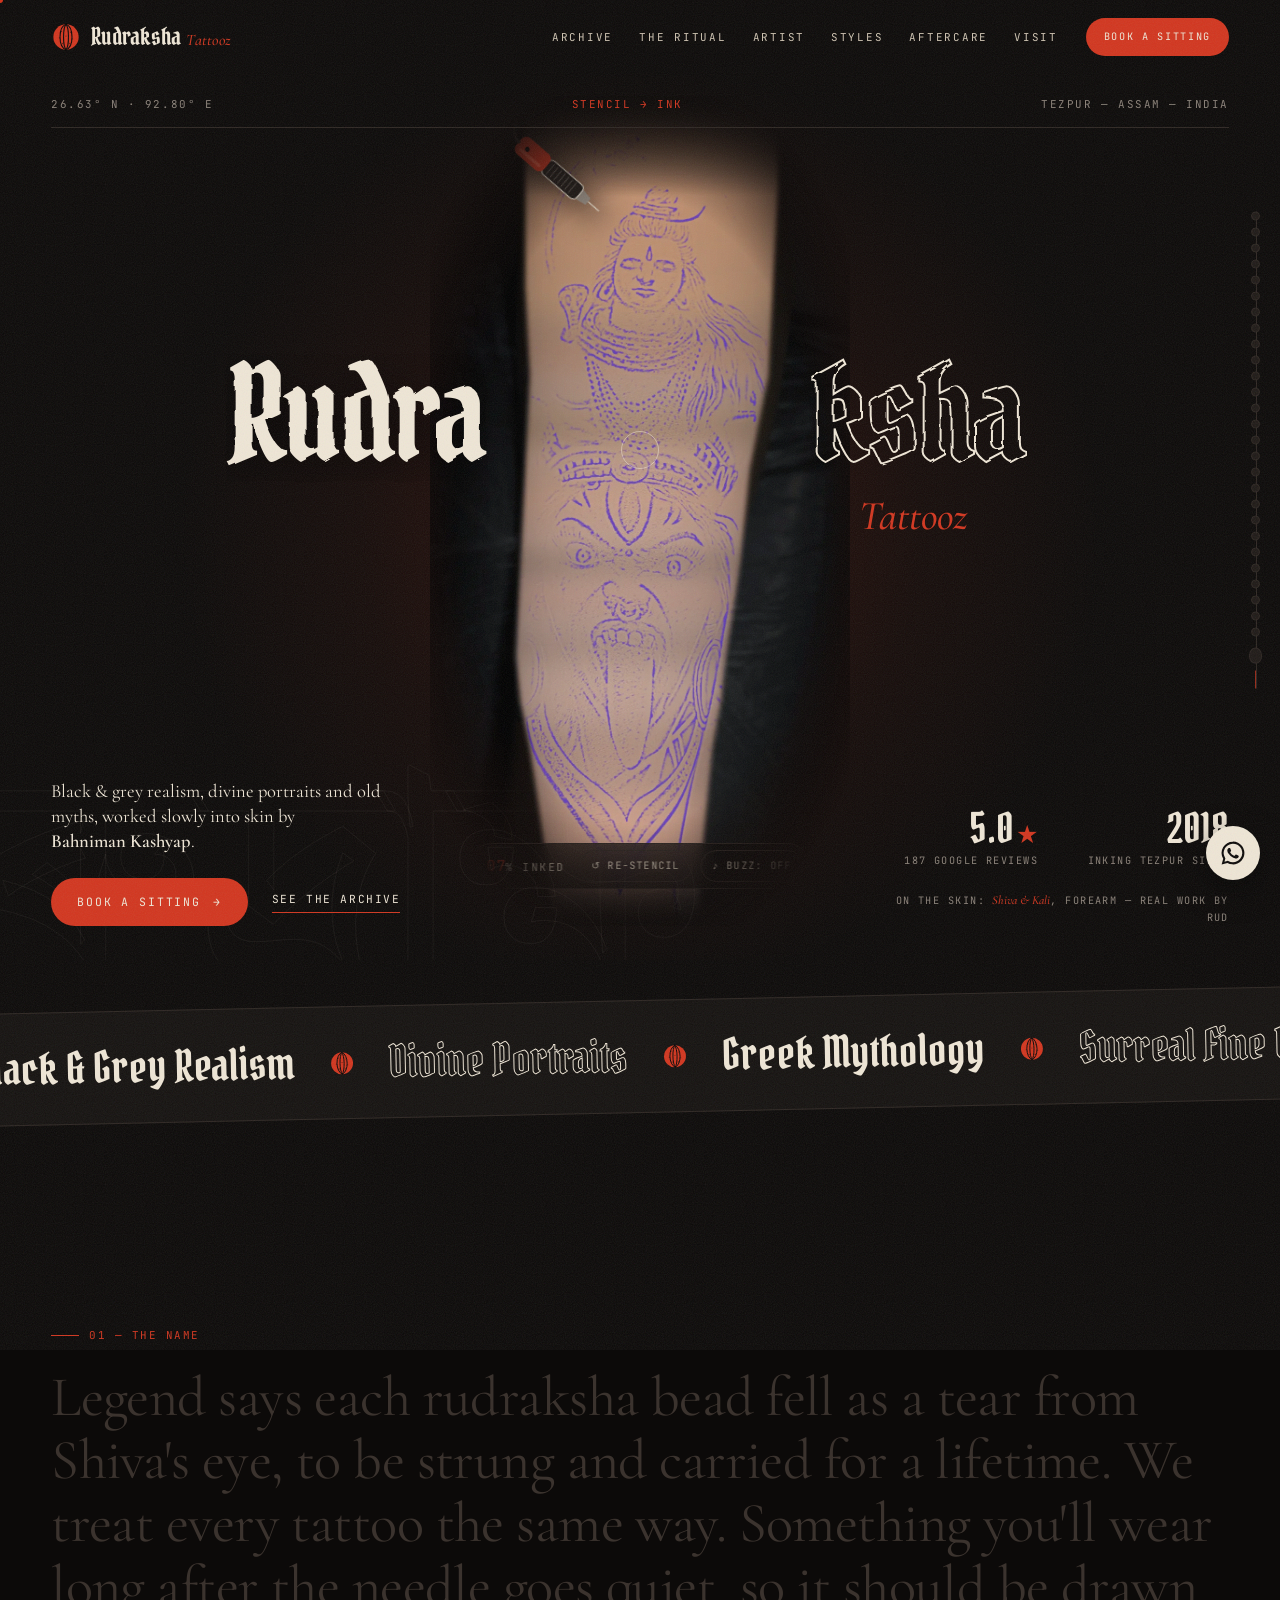
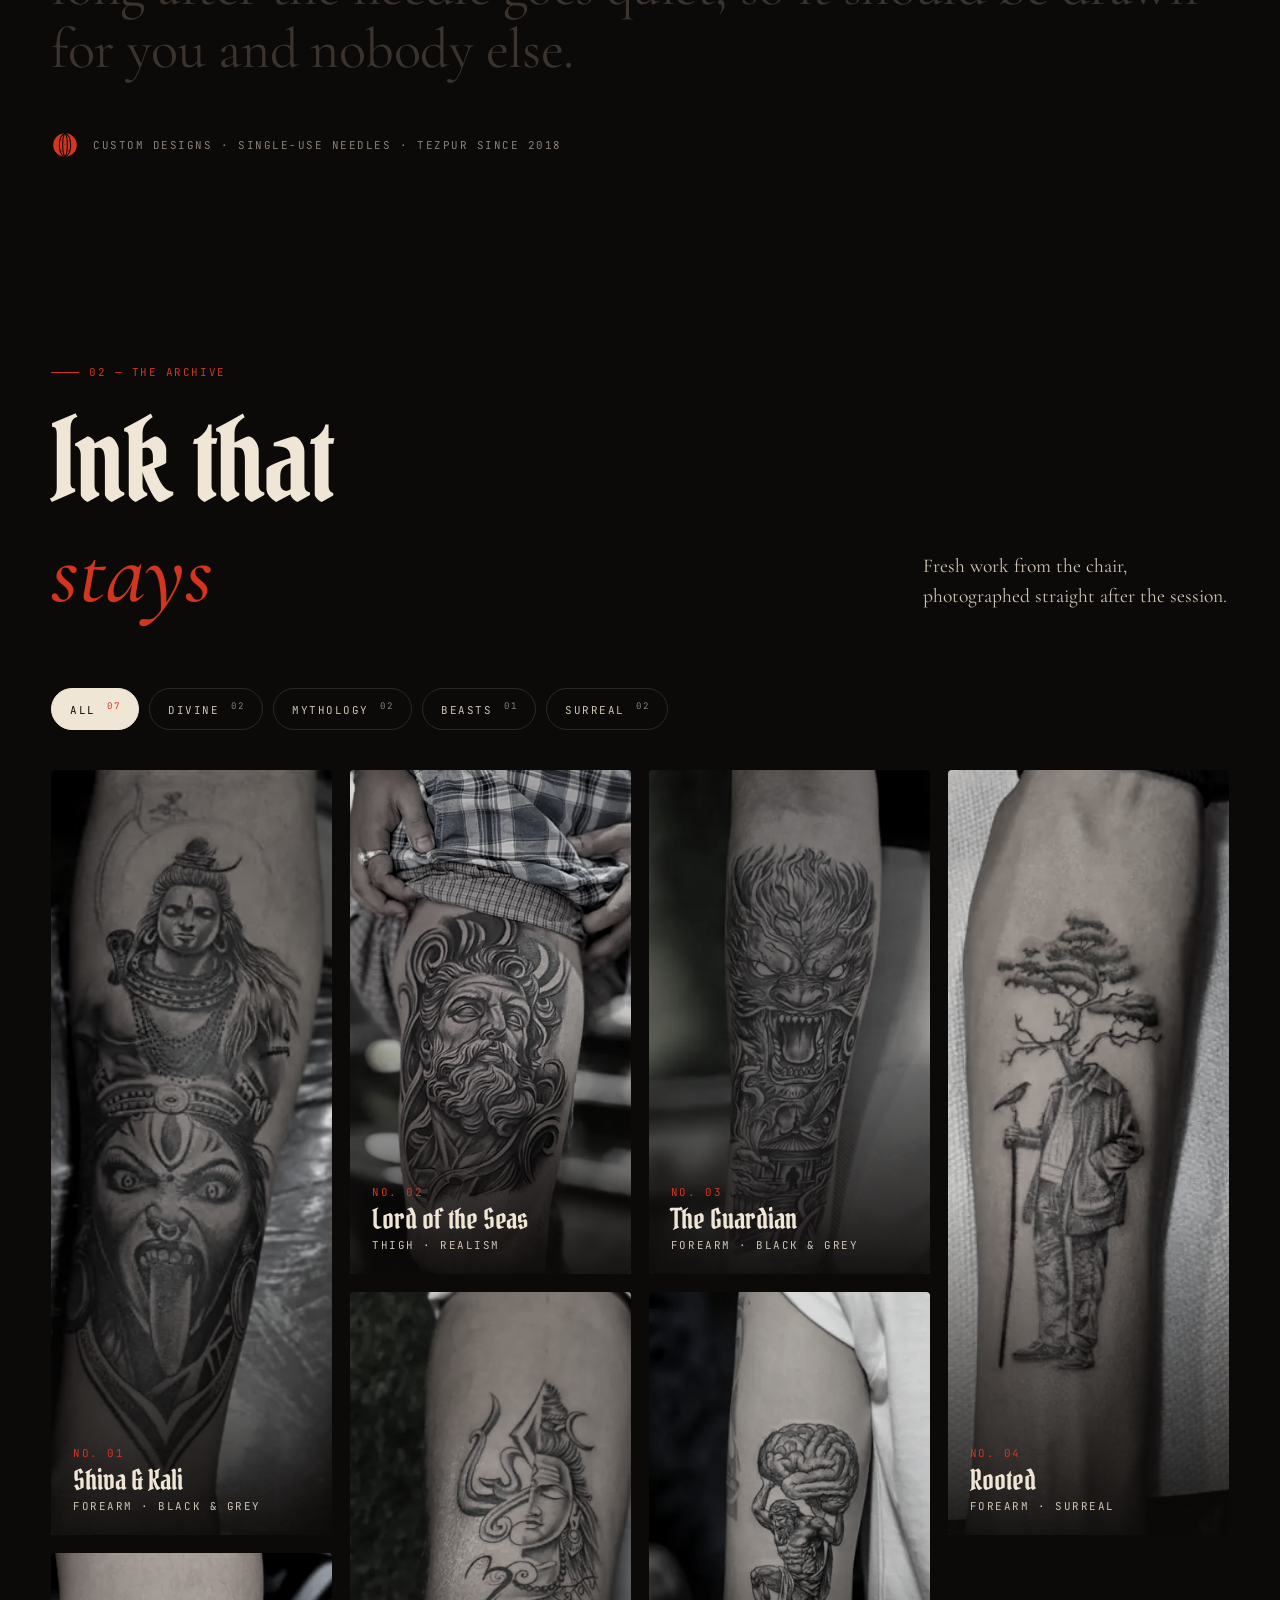
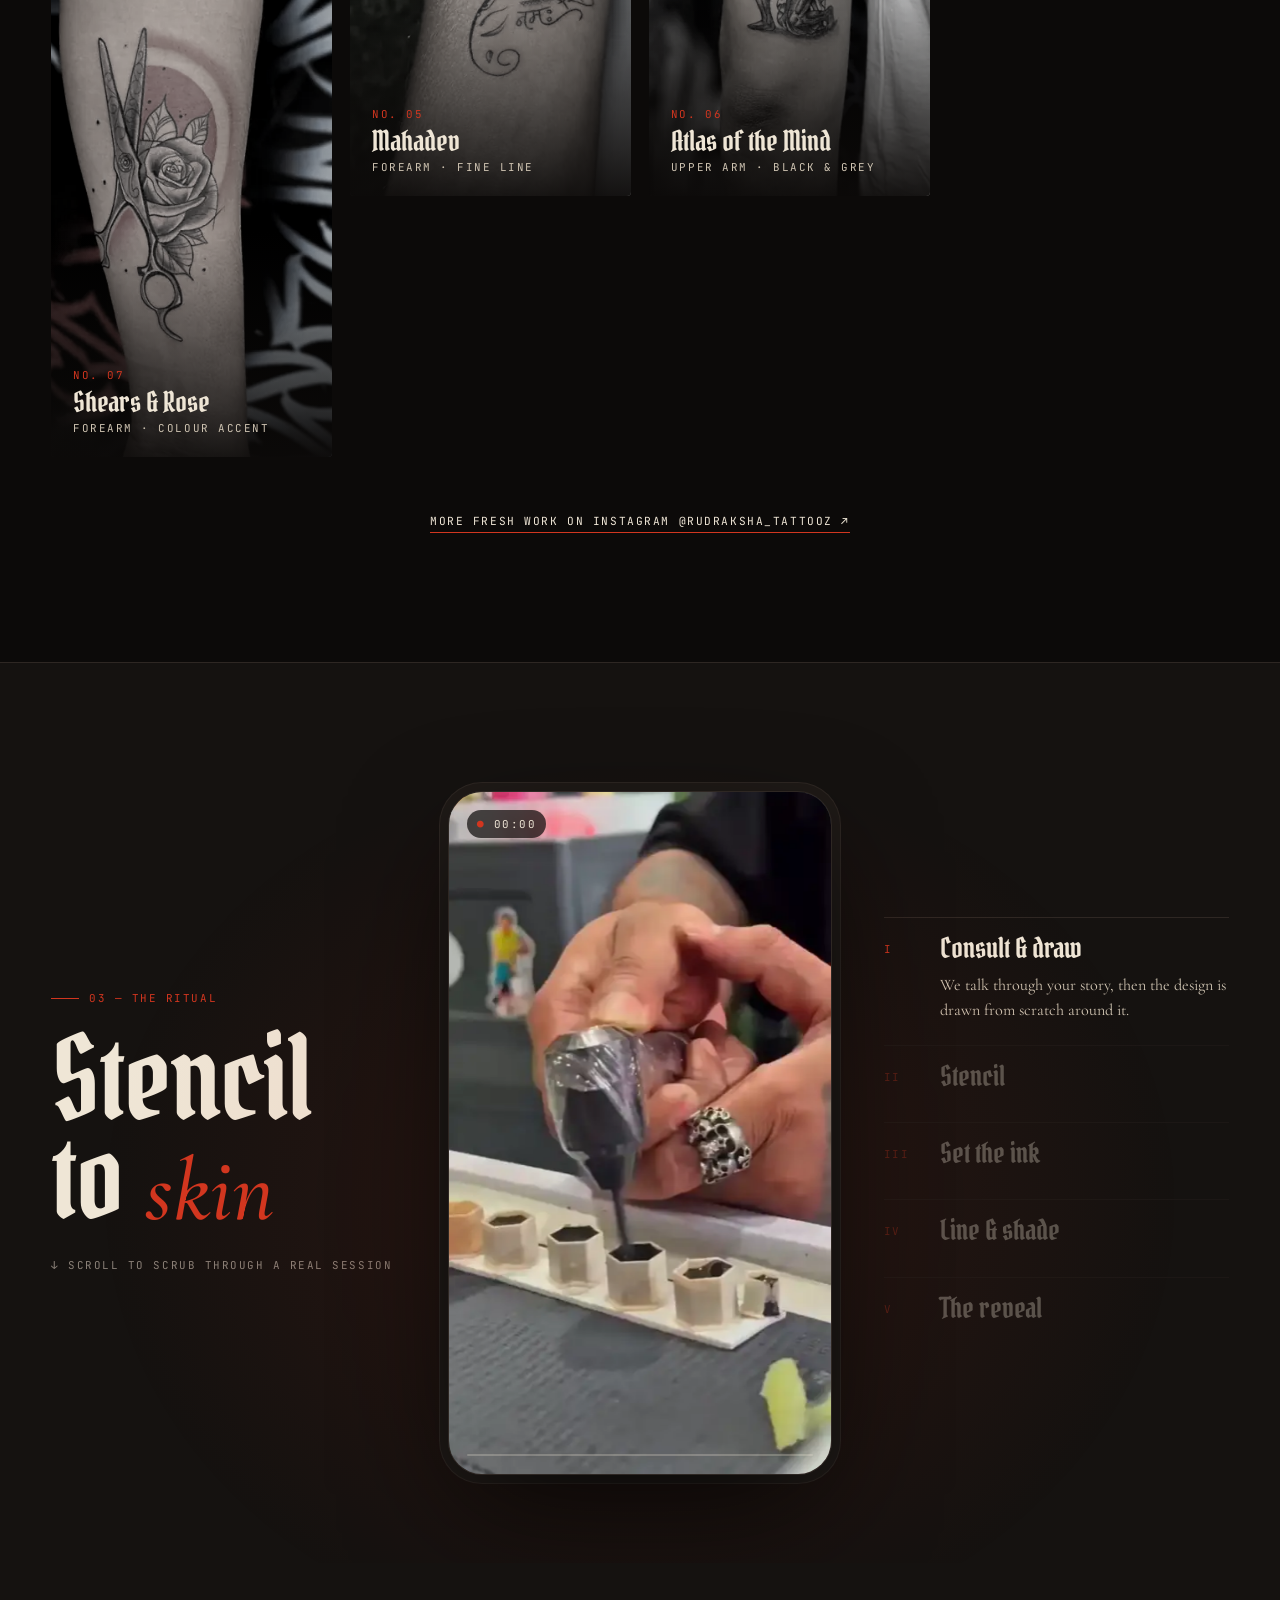
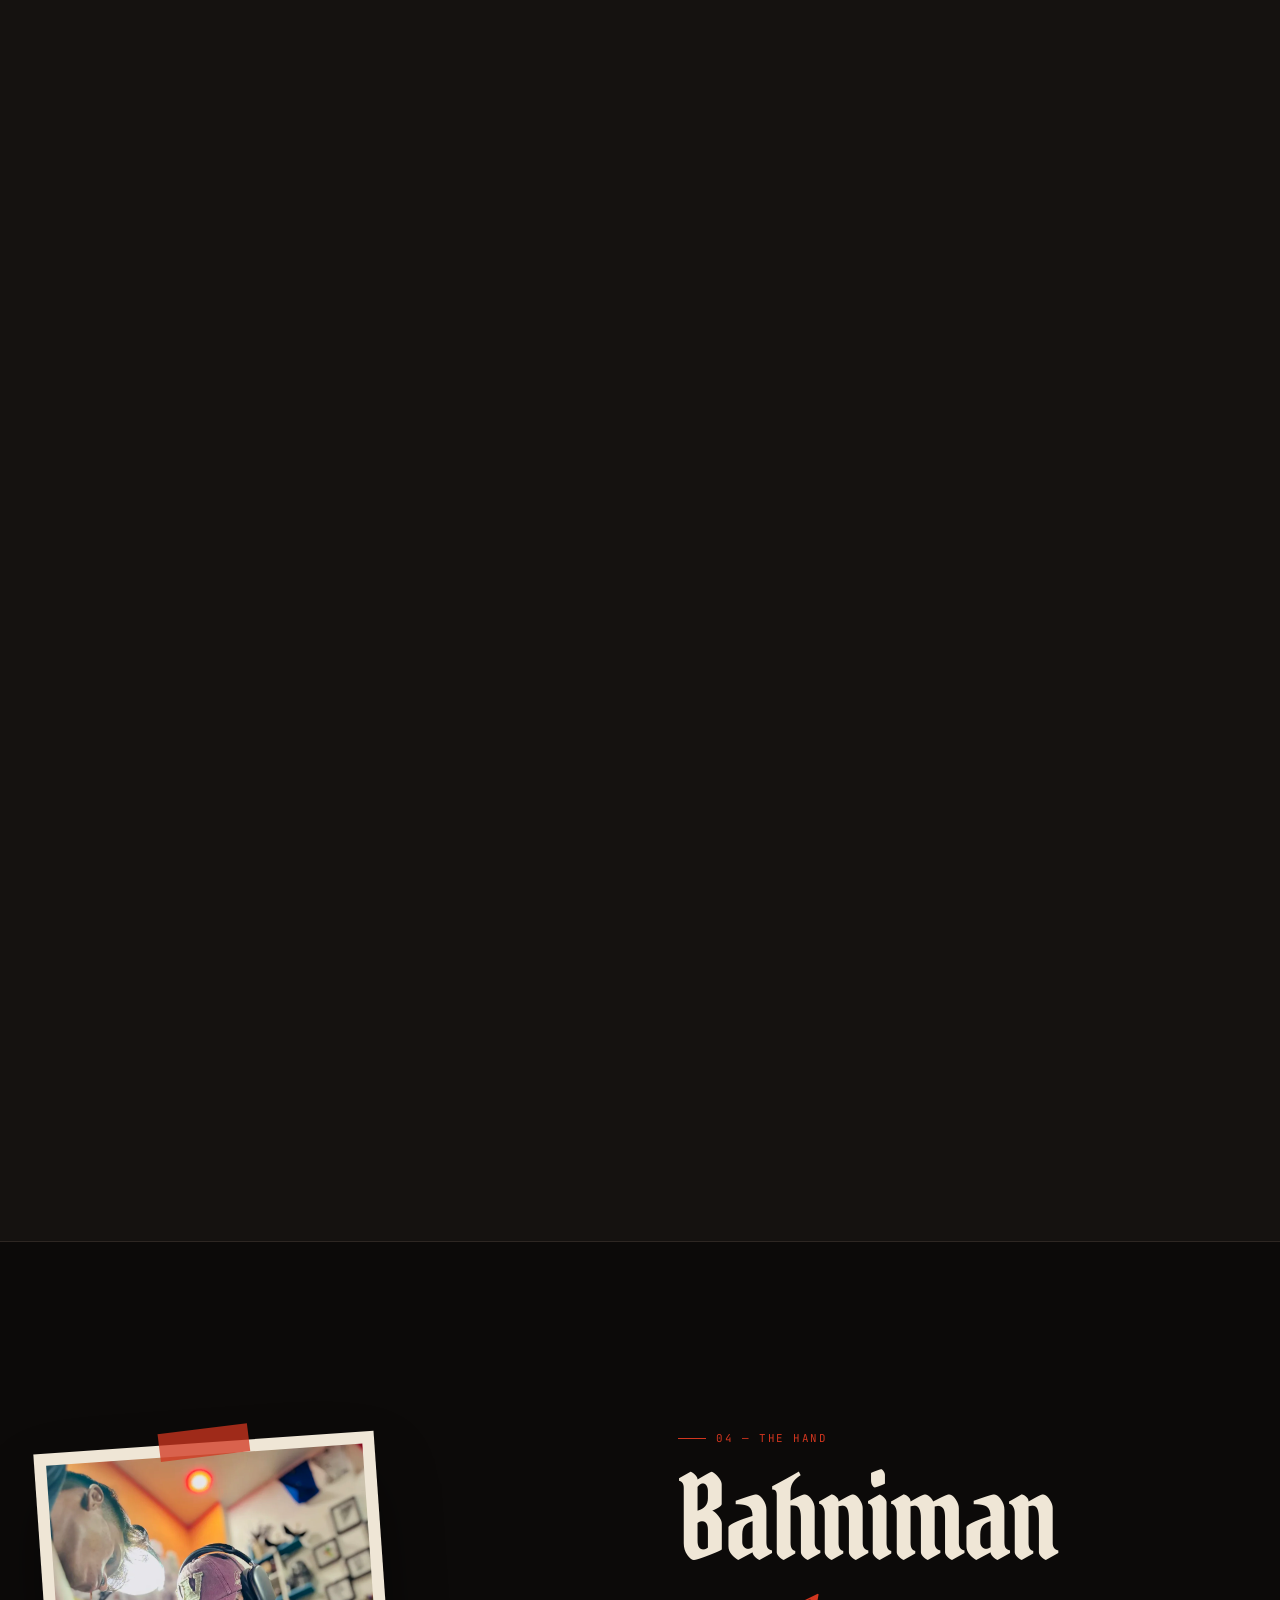
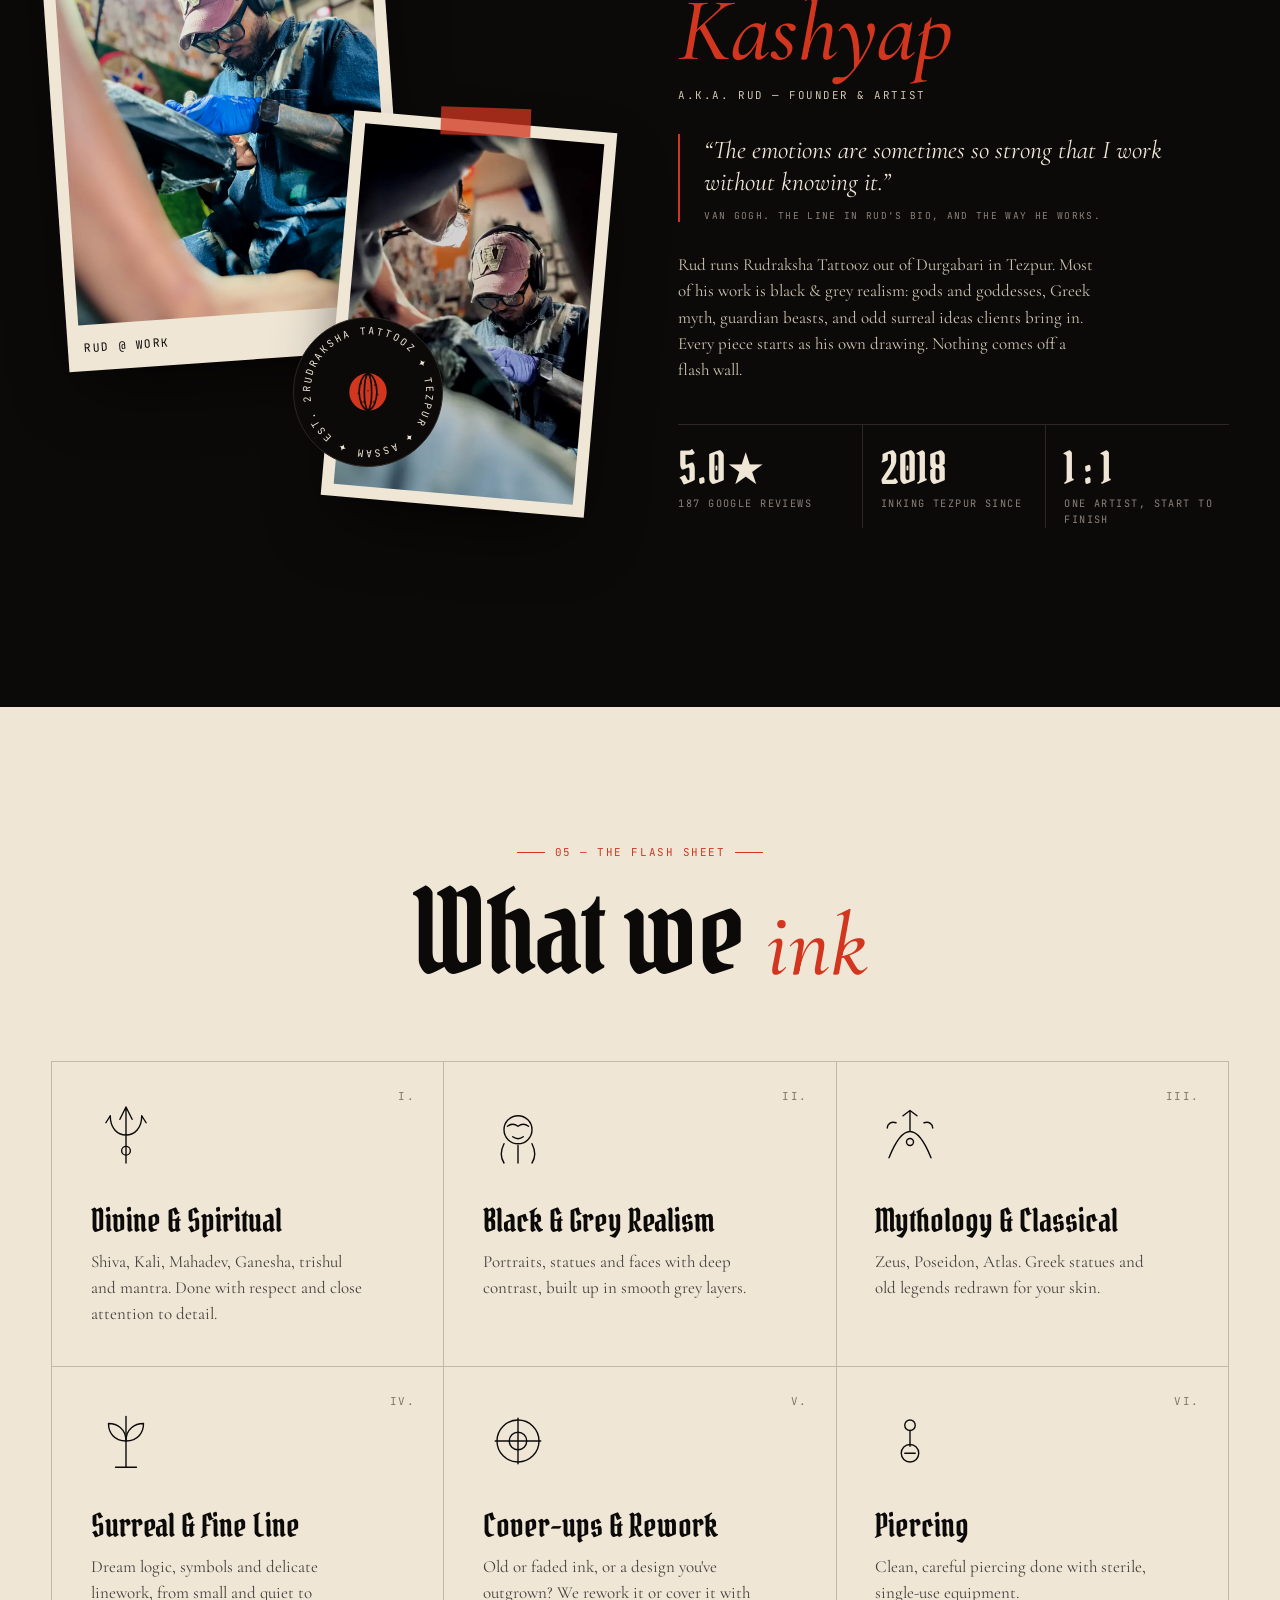
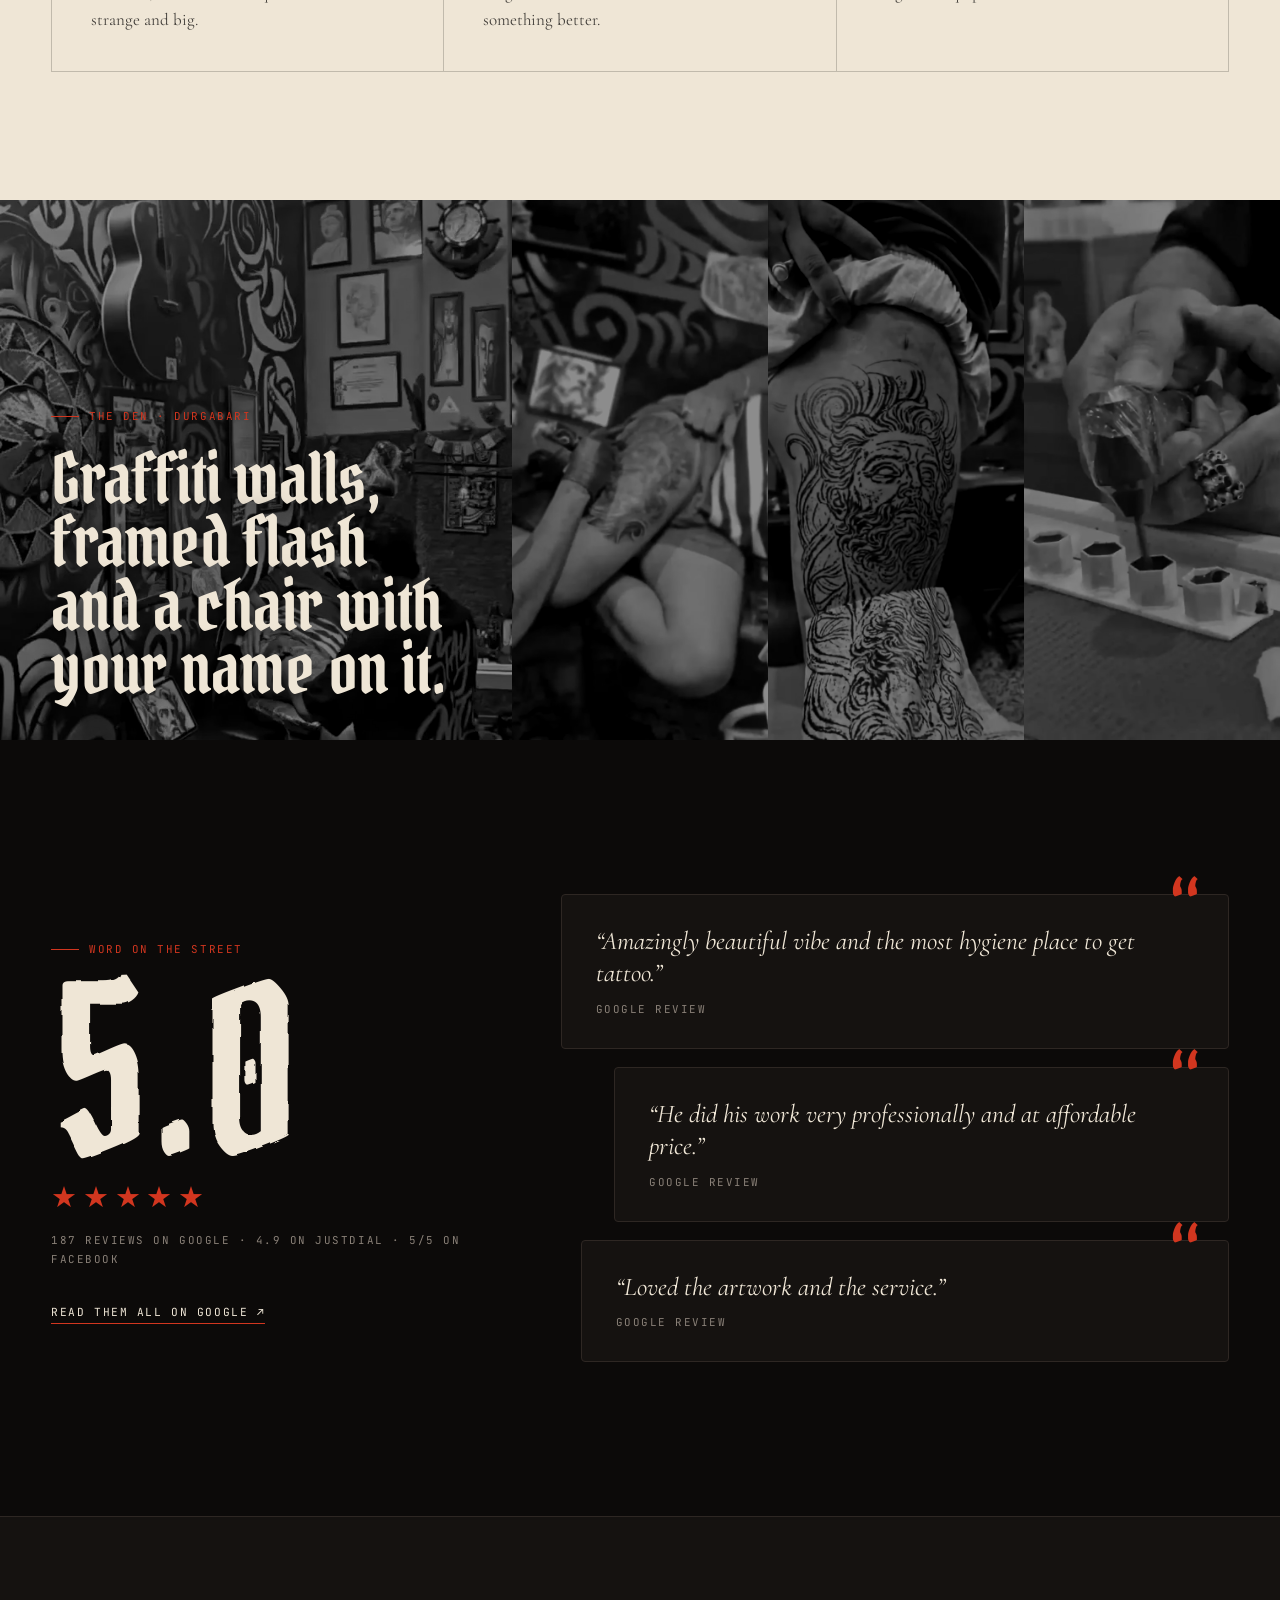
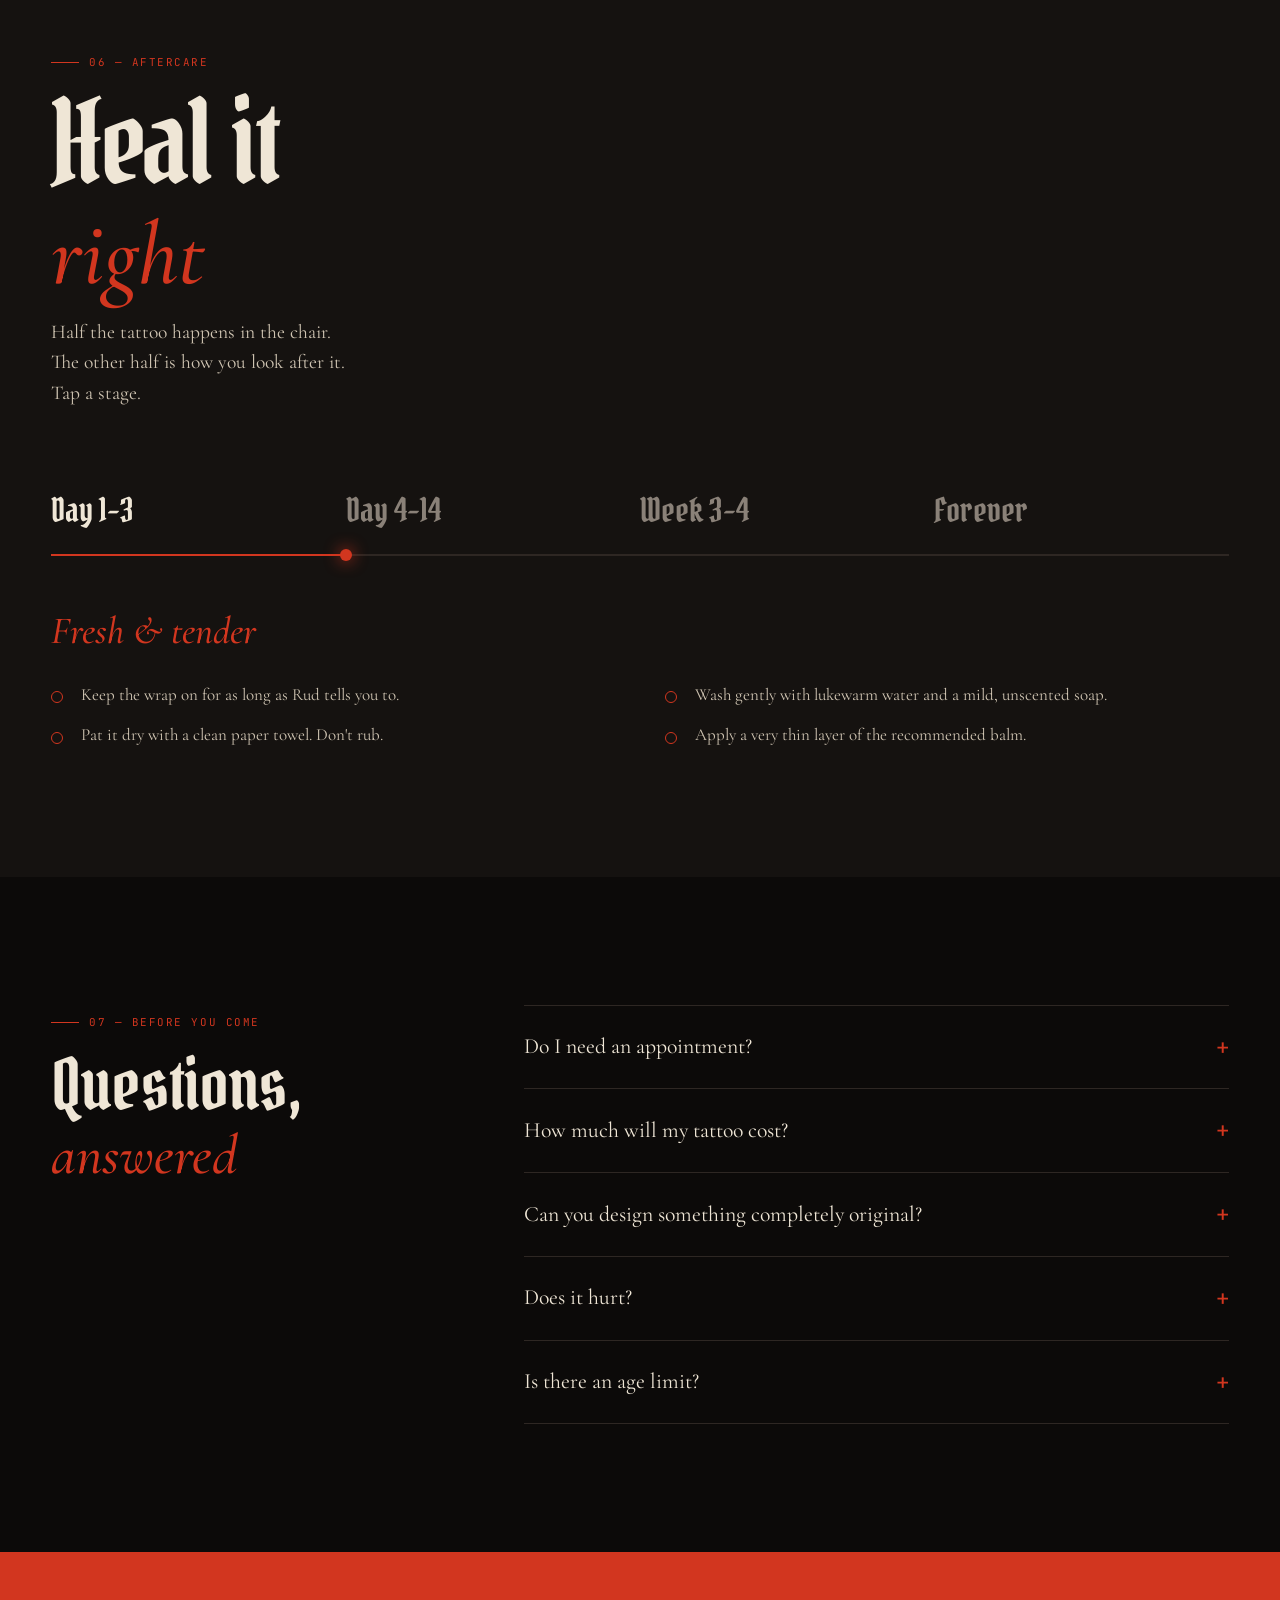
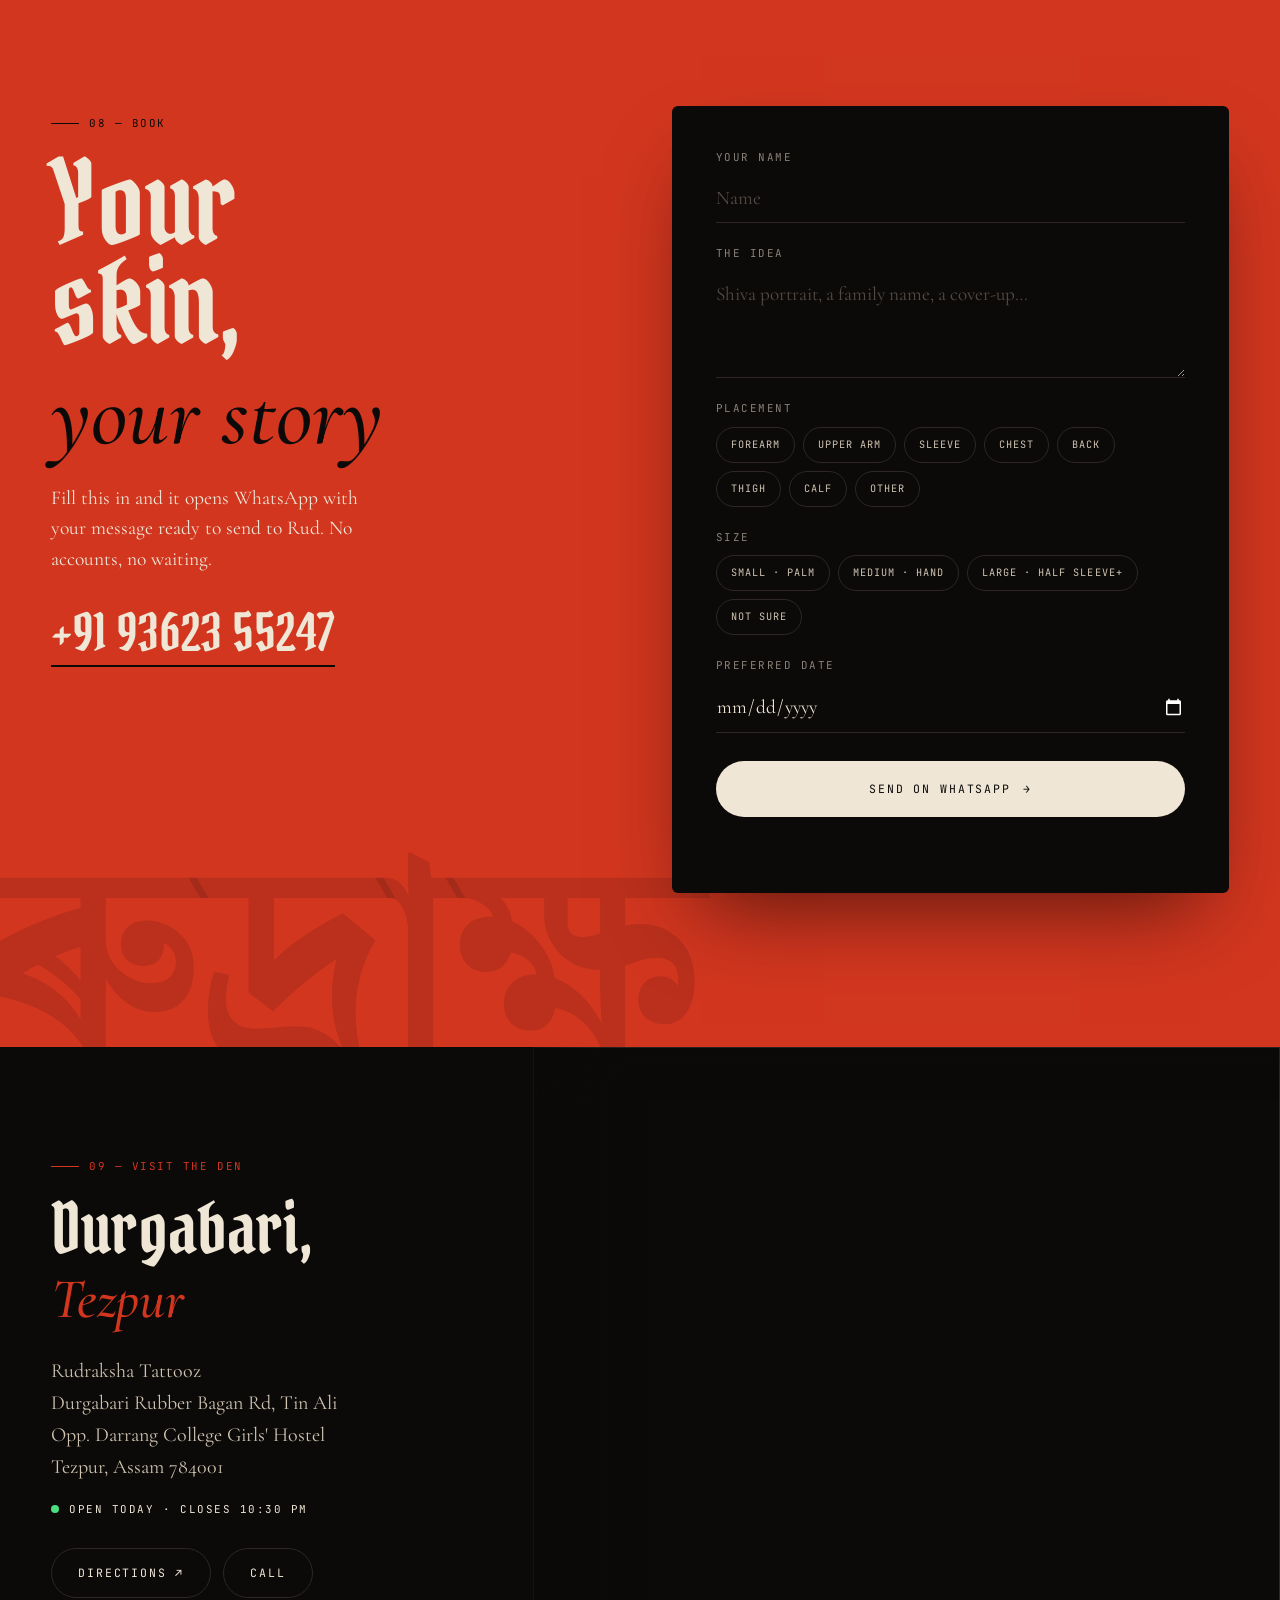
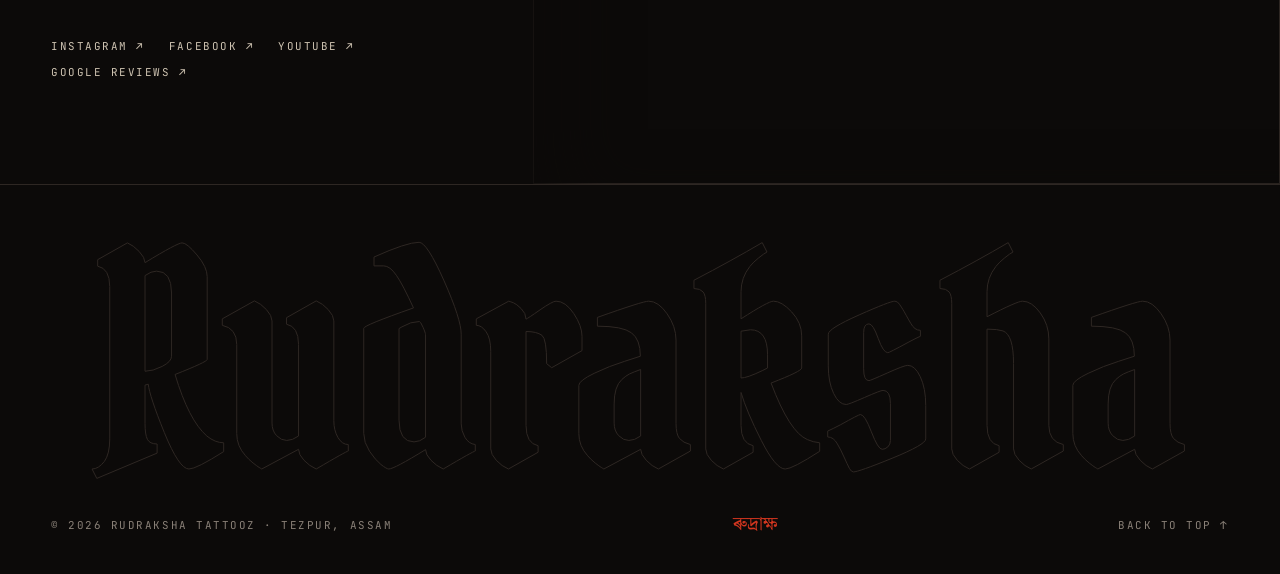
<file: index.html>
<!doctype html>
<html lang="en">
<head>
<meta charset="utf-8">
<meta name="viewport" content="width=device-width, initial-scale=1">
<title>Rudraksha Tattooz — Tezpur, Assam</title>
<meta name="description" content="Rudraksha Tattooz — custom black & grey realism, divine and mythological tattoos and piercing by Bahniman Kashyap (Rud). Durgabari, opposite Darrang College, Tezpur, Assam.">
<meta name="theme-color" content="#0c0a09">
<link rel="canonical" href="https://angsumi.online/rudraksha-tattooz/">
<meta property="og:type" content="website">
<meta property="og:url" content="https://angsumi.online/rudraksha-tattooz/">
<meta property="og:site_name" content="Rudraksha Tattooz">
<meta property="og:title" content="Rudraksha Tattooz — Tezpur, Assam">
<meta property="og:description" content="Custom black & grey realism, divine portraits and mythology. Ink carried for a lifetime.">
<meta property="og:image" content="https://angsumi.online/rudraksha-tattooz/assets/img/og.jpg">
<meta property="og:image:width" content="1200">
<meta property="og:image:height" content="630">
<meta name="twitter:card" content="summary_large_image">
<meta name="twitter:image" content="https://angsumi.online/rudraksha-tattooz/assets/img/og.jpg">
<link rel="apple-touch-icon" href="assets/img/apple-touch-icon.png">
<link rel="icon" href="data:image/svg+xml,%3Csvg xmlns='http://www.w3.org/2000/svg' viewBox='0 0 64 64'%3E%3Ccircle cx='32' cy='32' r='26' fill='%23d2361f'/%3E%3Cpath d='M32 6c-9 8-9 44 0 52M32 6c9 8 9 44 0 52M32 6c-18 6-18 46 0 52M32 6c18 6 18 46 0 52' fill='none' stroke='%230c0a09' stroke-width='3'/%3E%3C/svg%3E">
<link rel="preconnect" href="https://fonts.googleapis.com">
<link rel="preconnect" href="https://fonts.gstatic.com" crossorigin>
<link href="https://fonts.googleapis.com/css2?family=Pirata+One&family=Cormorant+Garamond:ital,wght@0,400;0,500;0,600;1,400;1,500&family=JetBrains+Mono:wght@400;500&family=Noto+Serif+Bengali:wght@500;700&display=swap" rel="stylesheet">
<link rel="preload" as="image" href="assets/img/hero-stencil.webp">
<link rel="preload" as="image" href="assets/img/hero-ink.webp">
<link rel="stylesheet" href="assets/style.css?v=6">
<noscript><style>.loader{display:none}.hero__w>span{transform:none!important}.hero__tz,.skin{opacity:1!important;transform:none!important}.needle,.skin__hud,.mala{display:none}</style></noscript>
<script type="application/ld+json">
{
  "@context": "https://schema.org",
  "@type": "TattooParlor",
  "name": "Rudraksha Tattooz",
  "image": "https://angsumi.online/rudraksha-tattooz/assets/img/og.jpg",
  "url": "https://angsumi.online/rudraksha-tattooz/",
  "telephone": "+91 93623 55247",
  "address": {"@type": "PostalAddress","streetAddress": "Durgabari Rubber Bagan Rd, opposite Darrang College Girls Hostel, Tin Ali","postalCode": "784001","addressLocality": "Tezpur","addressRegion": "Assam","addressCountry": "IN"},
  "founder": {"@type": "Person","name": "Bahniman Kashyap"},
  "foundingDate": "2018",
  "aggregateRating": {"@type": "AggregateRating","ratingValue": "5.0","reviewCount": "187"},
  "sameAs": ["https://www.instagram.com/rudraksha_tattooz/","https://www.facebook.com/p/Rudraksha-Tattooz-100069505695863/","https://www.youtube.com/@rudrakshatattooz4731"]
}
</script>
</head>
<body>
<a class="skip" href="#manifesto">Skip to content</a>

<!-- SVG defs: ink-bleed filter + bead symbol -->
<svg width="0" height="0" style="position:absolute" aria-hidden="true">
  <defs>
    <filter id="bleed" x="-5%" y="-5%" width="110%" height="110%">
      <feTurbulence type="fractalNoise" baseFrequency="0.035" numOctaves="2" seed="3" result="n">
        <animate attributeName="baseFrequency" dur="14s" values="0.035;0.05;0.035" repeatCount="indefinite"/>
      </feTurbulence>
      <feDisplacementMap in="SourceGraphic" in2="n" scale="5"/>
    </filter>
    <symbol id="bead" viewBox="0 0 64 64">
      <circle cx="32" cy="32" r="27" fill="currentColor"/>
      <g fill="none" stroke="var(--ink)" stroke-width="2.4" stroke-linecap="round">
        <path d="M32 5c-7 8-7 46 0 54"/><path d="M32 5c7 8 7 46 0 54"/>
        <path d="M32 5c-17 6-17 48 0 54"/><path d="M32 5c17 6 17 48 0 54"/>
      </g>
      <g fill="var(--ink)" opacity=".55">
        <circle cx="22" cy="20" r="1.6"/><circle cx="42" cy="22" r="1.6"/><circle cx="18" cy="34" r="1.4"/>
        <circle cx="46" cy="36" r="1.4"/><circle cx="25" cy="46" r="1.5"/><circle cx="40" cy="46" r="1.5"/>
        <circle cx="32" cy="30" r="1.3"/>
      </g>
    </symbol>
  </defs>
</svg>

<!-- Preloader -->
<div class="loader" id="loader" aria-hidden="true">
  <div class="loader__inner">
    <svg class="loader__bead" viewBox="0 0 64 64"><circle cx="32" cy="32" r="27"/><path d="M32 5c-7 8-7 46 0 54M32 5c7 8 7 46 0 54M32 5c-17 6-17 48 0 54M32 5c17 6 17 48 0 54"/></svg>
    <div class="loader__as">ৰুদ্ৰাক্ষ</div>
    <div class="loader__count"><span id="loadNum">000</span> / 108</div>
  </div>
</div>

<div class="grain" aria-hidden="true"></div>
<div class="cursor" id="cursor" aria-hidden="true"><span class="cursor__label">View</span></div>
<div class="cursor-dot" id="cursorDot" aria-hidden="true"></div>

<!-- Mala scroll progress -->
<div class="mala" id="mala" aria-hidden="true"></div>

<header class="nav" id="nav">
  <a href="#top" class="nav__logo" aria-label="Rudraksha Tattooz home">
    <svg><use href="#bead"/></svg>
    <span>Rudraksha<em>Tattooz</em></span>
  </a>
  <nav class="nav__links" id="navLinks" aria-label="Main">
    <a href="#archive">Archive</a>
    <a href="#ritual">The Ritual</a>
    <a href="#artist">Artist</a>
    <a href="#craft">Styles</a>
    <a href="#aftercare">Aftercare</a>
    <a href="#visit">Visit</a>
  </nav>
  <a href="#book" class="btn btn--sm nav__cta">Book a sitting</a>
  <button class="nav__burger" id="burger" aria-label="Open menu" aria-expanded="false"><span></span><span></span></button>
</header>

<main id="top">

<!-- HERO -->
<section class="hero" id="hero">
  <div class="hero__meta mono">
    <span>26.63° N · 92.80° E</span>
    <span class="hero__meta-mid">Stencil → Ink</span>
    <span>Tezpur — Assam — India</span>
  </div>

  <h1 class="hero__title" aria-label="Rudraksha Tattooz">
    <span class="hero__w hero__w--l"><span>Rudra</span></span>
    <span class="hero__w hero__w--r"><span>ksha</span></span>
    <span class="hero__tz">Tattooz</span>
  </h1>

  <div class="skin" id="skin">
    <img width="900" height="1781" decoding="async" class="skin__stencil" src="assets/img/hero-stencil.webp" alt="" aria-hidden="true">
    <canvas class="skin__ink" id="inkCanvas" role="img" aria-label="A Shiva and Kali forearm tattoo by Rudraksha Tattooz, being inked over its purple stencil"></canvas>
    <canvas class="skin__red" id="redCanvas" aria-hidden="true"></canvas>
    <div class="skin__zone" aria-hidden="true"></div>
    <div class="needle" id="needle" aria-hidden="true">
      <svg viewBox="0 0 160 160">
        <g transform="rotate(-38 14 146)">
          <line x1="14" y1="146" x2="14" y2="128" stroke="#cfc4b2" stroke-width="1.4"/>
          <path d="M9 128 L19 128 L22 112 L6 112 Z" fill="#8a8178"/>
          <rect x="3" y="58" width="22" height="56" rx="6" fill="#1f1a17" stroke="#efe6d6" stroke-width="1.2"/>
          <g stroke="#efe6d6" stroke-opacity=".35" stroke-width="1"><line x1="6" y1="66" x2="22" y2="66"/><line x1="6" y1="72" x2="22" y2="72"/><line x1="6" y1="78" x2="22" y2="78"/><line x1="6" y1="84" x2="22" y2="84"/><line x1="6" y1="90" x2="22" y2="90"/><line x1="6" y1="96" x2="22" y2="96"/><line x1="6" y1="102" x2="22" y2="102"/></g>
          <rect x="1" y="14" width="26" height="46" rx="8" fill="#d2361f"/>
          <rect x="6" y="20" width="4" height="34" rx="2" fill="#ff7a5c" opacity=".55"/>
          <circle cx="14" cy="28" r="3" fill="#0c0a09"/>
          <path d="M14 14 C 14 -4, 40 -6, 60 -30" fill="none" stroke="#2e2723" stroke-width="4" stroke-linecap="round"/>
        </g>
      </svg>
    </div>
    <div class="skin__hud mono">
      <span class="skin__pct"><b id="inkPct">00</b>% inked</span>
      <button class="skin__btn" id="restencil" type="button" title="Start over">↺ Re-stencil</button>
      <button class="skin__btn" id="buzz" type="button" aria-pressed="false" title="Toggle machine sound">♪ Buzz: off</button>
    </div>
    <p class="skin__hint mono" id="skinHint">Take the needle — drag over the stencil</p>
    <p class="skin__forever" id="forever">Ink is forever.</p>
  </div>

  <div class="hero__copy">
    <p class="serif-lg">Black &amp; grey realism, divine portraits and old myths, worked slowly into skin by <strong>Bahniman&nbsp;Kashyap</strong>.</p>
    <div class="hero__actions">
      <a href="#book" class="btn">Book a sitting <i>→</i></a>
      <a href="#archive" class="link-u">See the archive</a>
    </div>
  </div>

  <div class="hero__stats">
    <div><b>5.0<small>★</small></b><span class="mono">187 Google reviews</span></div>
    <div><b>2018</b><span class="mono">Inking Tezpur since</span></div>
    <p class="hero__piece mono">On the skin: <em>Shiva &amp; Kali</em>, forearm — real work by Rud</p>
  </div>

  <div class="hero__as" aria-hidden="true">ৰুদ্ৰাক্ষ</div>
</section>

<!-- MARQUEE -->
<div class="marquee" aria-hidden="true">
  <div class="marquee__track">
    <span>Black &amp; Grey Realism</span><svg><use href="#bead"/></svg>
    <span>Divine Portraits</span><svg><use href="#bead"/></svg>
    <span>Greek Mythology</span><svg><use href="#bead"/></svg>
    <span>Surreal Fine Line</span><svg><use href="#bead"/></svg>
    <span>Custom Only</span><svg><use href="#bead"/></svg>
    <span>Piercing</span><svg><use href="#bead"/></svg>
    <span>Black &amp; Grey Realism</span><svg><use href="#bead"/></svg>
    <span>Divine Portraits</span><svg><use href="#bead"/></svg>
    <span>Greek Mythology</span><svg><use href="#bead"/></svg>
    <span>Surreal Fine Line</span><svg><use href="#bead"/></svg>
    <span>Custom Only</span><svg><use href="#bead"/></svg>
    <span>Piercing</span><svg><use href="#bead"/></svg>
  </div>
</div>

<!-- MANIFESTO -->
<section class="manifesto" id="manifesto">
  <span class="eyebrow mono">01 — The Name</span>
  <p class="manifesto__text" id="inkText">Legend says each rudraksha bead fell as a tear from Shiva's eye, to be strung and carried for a lifetime. We treat every tattoo the same way. Something you'll wear long after the needle goes quiet, so it should be drawn for you and nobody else.</p>
  <div class="manifesto__sign">
    <svg><use href="#bead"/></svg>
    <span class="mono">Custom designs · Single-use needles · Tezpur since 2018</span>
  </div>
</section>

<!-- ARCHIVE / GALLERY -->
<section class="archive" id="archive">
  <div class="section-head">
    <span class="eyebrow mono">02 — The Archive</span>
    <h2 class="display">Ink that<br><em>stays</em></h2>
    <p class="section-head__sub">Fresh work from the chair, photographed straight after the session.</p>
  </div>

  <div class="filters" role="tablist" aria-label="Filter work">
    <button class="filter is-active" data-filter="all" role="tab" aria-selected="true">All <sup>07</sup></button>
    <button class="filter" data-filter="divine" role="tab" aria-selected="false">Divine <sup>02</sup></button>
    <button class="filter" data-filter="myth" role="tab" aria-selected="false">Mythology <sup>02</sup></button>
    <button class="filter" data-filter="beast" role="tab" aria-selected="false">Beasts <sup>01</sup></button>
    <button class="filter" data-filter="surreal" role="tab" aria-selected="false">Surreal <sup>02</sup></button>
  </div>

  <div class="grid" id="grid">
    <figure class="card card--tall" data-cat="divine" data-idx="0">
      <div class="card__img"><img width="480" height="640" decoding="async" src="assets/img/shiva-kali-sm.webp" alt="Shiva and Kali black and grey forearm tattoo" loading="lazy"></div>
      <figcaption><span class="card__no mono">No. 01</span><b>Shiva &amp; Kali</b><span class="mono">Forearm · Black &amp; grey</span></figcaption>
    </figure>
    <figure class="card" data-cat="myth" data-idx="1">
      <div class="card__img"><img width="480" height="640" decoding="async" src="assets/img/poseidon-sm.webp" alt="Poseidon portrait realism thigh tattoo" loading="lazy"></div>
      <figcaption><span class="card__no mono">No. 02</span><b>Lord of the Seas</b><span class="mono">Thigh · Realism</span></figcaption>
    </figure>
    <figure class="card" data-cat="beast" data-idx="2">
      <div class="card__img"><img width="480" height="640" decoding="async" src="assets/img/guardian-lion-sm.webp" alt="Guardian lion forearm sleeve tattoo" loading="lazy"></div>
      <figcaption><span class="card__no mono">No. 03</span><b>The Guardian</b><span class="mono">Forearm · Black &amp; grey</span></figcaption>
    </figure>
    <figure class="card card--tall" data-cat="surreal" data-idx="3">
      <div class="card__img"><img width="480" height="640" decoding="async" src="assets/img/rooted-man-sm.webp" alt="Surreal tree-headed man tattoo with crow" loading="lazy"></div>
      <figcaption><span class="card__no mono">No. 04</span><b>Rooted</b><span class="mono">Forearm · Surreal</span></figcaption>
    </figure>
    <figure class="card" data-cat="divine" data-idx="4">
      <div class="card__img"><img width="480" height="640" decoding="async" src="assets/img/mahadev-trishul-sm.webp" alt="Mahadev face with trishul and script tattoo" loading="lazy"></div>
      <figcaption><span class="card__no mono">No. 05</span><b>Mahadev</b><span class="mono">Forearm · Fine line</span></figcaption>
    </figure>
    <figure class="card" data-cat="myth" data-idx="5">
      <div class="card__img"><img width="480" height="640" decoding="async" src="assets/img/atlas-mind-sm.webp" alt="Atlas carrying a brain tattoo" loading="lazy"></div>
      <figcaption><span class="card__no mono">No. 06</span><b>Atlas of the Mind</b><span class="mono">Upper arm · Black &amp; grey</span></figcaption>
    </figure>
    <figure class="card" data-cat="surreal" data-idx="6">
      <div class="card__img"><img width="480" height="640" decoding="async" src="assets/img/shears-rose-sm.webp" alt="Shears and rose tattoo with red sun" loading="lazy"></div>
      <figcaption><span class="card__no mono">No. 07</span><b>Shears &amp; Rose</b><span class="mono">Forearm · Colour accent</span></figcaption>
    </figure>
  </div>

  <div class="archive__more">
    <a class="link-u" href="https://www.instagram.com/rudraksha_tattooz/" target="_blank" rel="noopener">More fresh work on Instagram @rudraksha_tattooz ↗</a>
  </div>
</section>

<!-- RITUAL / SCRUB VIDEO -->
<section class="ritual" id="ritual">
  <div class="ritual__sticky">
    <div class="ritual__head">
      <span class="eyebrow mono">03 — The Ritual</span>
      <h2 class="display">Stencil<br>to <em>skin</em></h2>
      <p class="ritual__hint mono">↓ Scroll to scrub through a real session</p>
    </div>

    <div class="ritual__phone">
      <canvas id="scrub" role="img" aria-label="A real session at Rudraksha Tattooz, from stencil to finished Poseidon thigh piece"></canvas>
      <div class="ritual__time mono"><span id="scrubTime">00:00</span></div>
      <div class="ritual__bar"><i id="scrubBar"></i></div>
    </div>

    <ol class="ritual__steps" id="steps">
      <li data-from="0" data-to="4"><span class="mono">I</span><div><b>Consult &amp; draw</b><p>We talk through your story, then the design is drawn from scratch around it.</p></div></li>
      <li data-from="4" data-to="11"><span class="mono">II</span><div><b>Stencil</b><p>The drawing is printed and laid on the skin, then checked from every angle before any ink goes in.</p></div></li>
      <li data-from="11" data-to="13.5"><span class="mono">III</span><div><b>Set the ink</b><p>Fresh caps and single-use needles, set up in front of you every time.</p></div></li>
      <li data-from="13.5" data-to="22"><span class="mono">IV</span><div><b>Line &amp; shade</b><p>Slow layers of grey wash build up the depth, the light and the skin texture.</p></div></li>
      <li data-from="22" data-to="30"><span class="mono">V</span><div><b>The reveal</b><p>Cleaned, wrapped, and yours to keep.</p></div></li>
    </ol>
  </div>
</section>

<!-- ARTIST -->
<section class="artist" id="artist">
  <div class="artist__photos">
    <figure class="polaroid polaroid--a"><img width="1050" height="1400" decoding="async" src="assets/img/artist-1.webp" alt="Bahniman Kashyap tattooing in the studio" loading="lazy"><figcaption class="mono">rud @ work</figcaption></figure>
    <figure class="polaroid polaroid--b"><img width="480" height="640" decoding="async" src="assets/img/artist-2-sm.webp" alt="Bahniman Kashyap focused on a tattoo" loading="lazy"></figure>
    <svg class="artist__stamp" viewBox="0 0 200 200" aria-hidden="true">
      <defs><path id="circ" d="M100,100 m-78,0 a78,78 0 1,1 156,0 a78,78 0 1,1 -156,0"/></defs>
      <text><textPath href="#circ">RUDRAKSHA TATTOOZ ✦ TEZPUR ✦ ASSAM ✦ EST. 2018 ✦ </textPath></text>
      <use href="#bead" x="70" y="70" width="60" height="60" style="color:var(--sindoor)"/>
    </svg>
  </div>

  <div class="artist__text">
    <span class="eyebrow mono">04 — The Hand</span>
    <h2 class="display">Bahniman<br><em>Kashyap</em></h2>
    <p class="artist__aka mono">a.k.a. Rud — founder &amp; artist</p>
    <blockquote class="artist__quote">“The emotions are sometimes so strong that I work without knowing it.”<cite class="mono">Van Gogh. The line in Rud's bio, and the way he works.</cite></blockquote>
    <p>Rud runs Rudraksha Tattooz out of Durgabari in Tezpur. Most of his work is black &amp; grey realism: gods and goddesses, Greek myth, guardian beasts, and odd surreal ideas clients bring in. Every piece starts as his own drawing. Nothing comes off a flash wall.</p>
    <div class="artist__facts">
      <div><b data-count="5.0">5.0★</b><span class="mono">187 Google reviews</span></div>
      <div><b>2018</b><span class="mono">inking Tezpur since</span></div>
      <div><b>1 : 1</b><span class="mono">one artist, start to finish</span></div>
    </div>
  </div>
</section>

<!-- CRAFT / STYLES -->
<section class="craft" id="craft">
  <div class="section-head section-head--center">
    <span class="eyebrow mono">05 — The Flash Sheet</span>
    <h2 class="display">What we <em>ink</em></h2>
  </div>
  <div class="flash">
    <article class="flash__item">
      <svg viewBox="0 0 80 80" class="flash__icon"><path d="M40 8v64M40 8l-7 14M40 8l7 14M22 18c0 14 8 22 18 22s18-8 18-22M22 18l-5 8M58 18l5 8"/><circle cx="40" cy="58" r="5"/></svg>
      <h3>Divine &amp; Spiritual</h3>
      <p>Shiva, Kali, Mahadev, Ganesha, trishul and mantra. Done with respect and close attention to detail.</p>
      <span class="flash__no mono">i.</span>
    </article>
    <article class="flash__item">
      <svg viewBox="0 0 80 80" class="flash__icon"><circle cx="40" cy="34" r="16"/><path d="M28 30c4-3 8-3 12 0M40 30c4-3 8-3 12 0M34 42c4 3 8 3 12 0M24 50c-4 8-4 16 0 22M56 50c4 8 4 16 0 22M40 52v20"/></svg>
      <h3>Black &amp; Grey Realism</h3>
      <p>Portraits, statues and faces with deep contrast, built up in smooth grey layers.</p>
      <span class="flash__no mono">ii.</span>
    </article>
    <article class="flash__item">
      <svg viewBox="0 0 80 80" class="flash__icon"><path d="M16 66c8-20 16-30 24-30s16 10 24 30M40 36V12M32 18l8-6 8 6M24 26c-6-2-10 2-10 6M56 26c6-2 10 2 10 6"/><circle cx="40" cy="48" r="4"/></svg>
      <h3>Mythology &amp; Classical</h3>
      <p>Zeus, Poseidon, Atlas. Greek statues and old legends redrawn for your skin.</p>
      <span class="flash__no mono">iii.</span>
    </article>
    <article class="flash__item">
      <svg viewBox="0 0 80 80" class="flash__icon"><path d="M40 70V40M40 40c-14 0-20-10-20-20 10 0 20 6 20 20zM40 40c14 0 20-10 20-20-10 0-20 6-20 20zM28 70h24"/><path d="M40 40c0-12 0-20 0-28"/></svg>
      <h3>Surreal &amp; Fine Line</h3>
      <p>Dream logic, symbols and delicate linework, from small and quiet to strange and big.</p>
      <span class="flash__no mono">iv.</span>
    </article>
    <article class="flash__item">
      <svg viewBox="0 0 80 80" class="flash__icon"><path d="M14 40h52M40 14v52"/><circle cx="40" cy="40" r="24" stroke-dasharray="4 5"/><circle cx="40" cy="40" r="10"/></svg>
      <h3>Cover-ups &amp; Rework</h3>
      <p>Old or faded ink, or a design you've outgrown? We rework it or cover it with something better.</p>
      <span class="flash__no mono">v.</span>
    </article>
    <article class="flash__item">
      <svg viewBox="0 0 80 80" class="flash__icon"><circle cx="40" cy="22" r="6"/><path d="M40 28v18"/><circle cx="40" cy="54" r="10"/><path d="M34 54h12"/></svg>
      <h3>Piercing</h3>
      <p>Clean, careful piercing done with sterile, single-use equipment.</p>
      <span class="flash__no mono">vi.</span>
    </article>
  </div>
</section>

<!-- STUDIO STRIP -->
<section class="studio">
  <div class="studio__img" style="background-image:url(assets/img/p-studio.webp)"></div>
  <div class="studio__img" style="background-image:url(assets/img/p-shade.webp)"></div>
  <div class="studio__img" style="background-image:url(assets/img/p-stencil.webp)"></div>
  <div class="studio__img" style="background-image:url(assets/img/p-ink.webp)"></div>
  <div class="studio__overlay">
    <span class="eyebrow mono">The Den · Durgabari</span>
    <p class="display-sm">Graffiti walls, framed flash<br>and a chair with your name on it.</p>
  </div>
</section>

<!-- REVIEWS -->
<section class="reviews">
  <div class="reviews__score">
    <span class="eyebrow mono">Word on the street</span>
    <div class="reviews__big">5.0</div>
    <div class="reviews__stars" aria-label="5 out of 5 stars">★★★★★</div>
    <p class="mono">187 reviews on Google · 4.9 on Justdial · 5/5 on Facebook</p>
    <a class="link-u" href="https://share.google/5DiiO3yQZACw2yb0H" target="_blank" rel="noopener">Read them all on Google ↗</a>
  </div>
  <div class="reviews__quotes">
    <blockquote class="rq"><p>“Amazingly beautiful vibe and the most hygiene place to get tattoo.”</p><cite class="mono">Google review</cite></blockquote>
    <blockquote class="rq"><p>“He did his work very professionally and at affordable price.”</p><cite class="mono">Google review</cite></blockquote>
    <blockquote class="rq"><p>“Loved the artwork and the service.”</p><cite class="mono">Google review</cite></blockquote>
  </div>
</section>

<!-- AFTERCARE -->
<section class="aftercare" id="aftercare">
  <div class="section-head">
    <span class="eyebrow mono">06 — Aftercare</span>
    <h2 class="display">Heal it<br><em>right</em></h2>
    <p class="section-head__sub">Half the tattoo happens in the chair. The other half is how you look after it. Tap a stage.</p>
  </div>
  <div class="heal">
    <div class="heal__tabs" role="tablist">
      <button class="heal__tab is-active" data-heal="0" role="tab">Day 1–3</button>
      <button class="heal__tab" data-heal="1" role="tab">Day 4–14</button>
      <button class="heal__tab" data-heal="2" role="tab">Week 3–4</button>
      <button class="heal__tab" data-heal="3" role="tab">Forever</button>
    </div>
    <div class="heal__line"><i id="healLine"></i></div>
    <div class="heal__panels">
      <div class="heal__panel is-active">
        <h3>Fresh &amp; tender</h3>
        <ul><li>Keep the wrap on for as long as Rud tells you to.</li><li>Wash gently with lukewarm water and a mild, unscented soap.</li><li>Pat it dry with a clean paper towel. Don't rub.</li><li>Apply a very thin layer of the recommended balm.</li></ul>
      </div>
      <div class="heal__panel">
        <h3>The itchy stage</h3>
        <ul><li>It will flake and peel. Don't pick or scratch it.</li><li>Keep moisturising, lightly, 2–3 times a day.</li><li>No swimming pools, rivers or long soaks.</li><li>Wear loose clothes over the tattoo.</li></ul>
      </div>
      <div class="heal__panel">
        <h3>Settling in</h3>
        <ul><li>The skin may look a little cloudy or shiny. That's normal.</li><li>Keep it out of direct sun.</li><li>Gym and sweat are fine again once it stops peeling.</li><li>Message us if anything looks off.</li></ul>
      </div>
      <div class="heal__panel">
        <h3>Wear it for life</h3>
        <ul><li>Sunscreen keeps the blacks deep and the greys crisp.</li><li>Drink water and moisturise. Healthy skin holds ink better.</li><li>Come back for a touch-up check when Rud recommends one.</li><li>Tag @rudraksha_tattooz when you show it off.</li></ul>
      </div>
    </div>
  </div>
</section>

<!-- FAQ -->
<section class="faq">
  <div class="section-head">
    <span class="eyebrow mono">07 — Before you come</span>
    <h2 class="display-sm">Questions,<br><em>answered</em></h2>
  </div>
  <div class="faq__list">
    <details><summary>Do I need an appointment?</summary><p>For anything bigger than a small piece, yes. A booking means Rud has time to draw your design properly. Small walk-ins happen when the chair is free, so call or WhatsApp first.</p></details>
    <details><summary>How much will my tattoo cost?</summary><p>That depends on size, placement and detail. Send a reference and placement through the form below and you'll get an honest quote before anything starts.</p></details>
    <details><summary>Can you design something completely original?</summary><p>That's how we prefer to work. Bring your idea, story or references, and the design is drawn from scratch for you.</p></details>
    <details><summary>Does it hurt?</summary><p>A little. It depends on where it goes. Eat a proper meal, sleep well, skip alcohol the night before, and we'll take breaks whenever you need them.</p></details>
    <details><summary>Is there an age limit?</summary><p>You must be 18 or older, with valid ID.</p></details>
  </div>
</section>

<!-- BOOKING -->
<section class="book" id="book">
  <div class="book__left">
    <span class="eyebrow mono">08 — Book</span>
    <h2 class="display">Your<br>skin,<br><em>your story</em></h2>
    <p>Fill this in and it opens WhatsApp with your message ready to send to Rud. No accounts, no waiting.</p>
    <a class="book__phone" href="tel:+919362355247">+91 93623 55247</a>
  </div>

  <form class="form" id="bookForm" novalidate>
    <label class="field"><span class="mono">Your name</span><input name="name" required autocomplete="name" placeholder="Name"></label>
    <label class="field"><span class="mono">The idea</span><textarea name="idea" rows="3" required placeholder="Shiva portrait, a family name, a cover-up…"></textarea></label>
    <div class="field"><span class="mono">Placement</span>
      <div class="chips" data-name="placement">
        <button type="button">Forearm</button><button type="button">Upper arm</button><button type="button">Sleeve</button><button type="button">Chest</button><button type="button">Back</button><button type="button">Thigh</button><button type="button">Calf</button><button type="button">Other</button>
      </div>
    </div>
    <div class="field"><span class="mono">Size</span>
      <div class="chips" data-name="size">
        <button type="button">Small · palm</button><button type="button">Medium · hand</button><button type="button">Large · half sleeve+</button><button type="button">Not sure</button>
      </div>
    </div>
    <label class="field"><span class="mono">Preferred date</span><input type="date" name="date"></label>
    <button class="btn btn--full" type="submit">Send on WhatsApp <i>→</i></button>
    <p class="form__note mono" id="formNote"></p>
  </form>
</section>

<!-- VISIT -->
<section class="visit" id="visit">
  <div class="visit__info">
    <span class="eyebrow mono">09 — Visit the den</span>
    <h2 class="display-sm">Durgabari,<br><em>Tezpur</em></h2>
    <address>
      Rudraksha Tattooz<br>
      Durgabari Rubber Bagan Rd, Tin Ali<br>
      Opp. Darrang College Girls' Hostel<br>
      Tezpur, Assam 784001
    </address>
    <p class="visit__hours mono"><i></i> Open today · closes 10:30 pm</p>
    <div class="visit__links">
      <a class="btn btn--ghost" href="https://www.google.com/maps/search/?api=1&query=Rudraksha+tattooz+Tezpur+Assam+784001" target="_blank" rel="noopener">Directions ↗</a>
      <a class="btn btn--ghost" href="tel:+919362355247">Call</a>
    </div>
    <ul class="socials mono">
      <li><a href="https://www.instagram.com/rudraksha_tattooz/" target="_blank" rel="noopener">Instagram ↗</a></li>
      <li><a href="https://www.facebook.com/p/Rudraksha-Tattooz-100069505695863/" target="_blank" rel="noopener">Facebook ↗</a></li>
      <li><a href="https://www.youtube.com/@rudrakshatattooz4731" target="_blank" rel="noopener">YouTube ↗</a></li>
      <li><a href="https://share.google/5DiiO3yQZACw2yb0H" target="_blank" rel="noopener">Google reviews ↗</a></li>
    </ul>
  </div>
  <div class="visit__map">
    <iframe title="Map to Rudraksha Tattooz, Tezpur" loading="lazy" referrerpolicy="no-referrer-when-downgrade" src="https://maps.google.com/maps?q=Rudraksha%20tattooz%2C%20Durgabari%20Rubber%20Bagan%20Rd%2C%20Tezpur%2C%20Assam%20784001&z=16&output=embed"></iframe>
    <div class="visit__pin"><svg><use href="#bead"/></svg></div>
  </div>
</section>

</main>

<footer class="footer">
  <div class="footer__big" aria-hidden="true">Rudraksha</div>
  <div class="footer__row mono">
    <span>© <span id="yr"></span> Rudraksha Tattooz · Tezpur, Assam</span>
    <span class="footer__as">ৰুদ্ৰাক্ষ</span>
    <a href="#top">Back to top ↑</a>
  </div>
</footer>

<!-- Lightbox -->
<div class="lightbox" id="lightbox" role="dialog" aria-modal="true" aria-label="Tattoo viewer" hidden>
  <button class="lightbox__close" id="lbClose" aria-label="Close">✕</button>
  <button class="lightbox__nav lightbox__nav--prev" id="lbPrev" aria-label="Previous">←</button>
  <figure class="lightbox__fig">
    <img id="lbImg" alt="">
    <figcaption><span id="lbNo" class="mono"></span><b id="lbTitle"></b><span id="lbMeta" class="mono"></span><span id="lbAlt" class="lightbox__alt mono"></span></figcaption>
  </figure>
  <button class="lightbox__nav lightbox__nav--next" id="lbNext" aria-label="Next">→</button>
</div>

<a class="wa-float" href="https://wa.me/919362355247" target="_blank" rel="noopener" aria-label="Chat on WhatsApp">
  <svg viewBox="0 0 32 32"><path d="M16 3a13 13 0 0 0-11.2 19.6L3 29l6.6-1.7A13 13 0 1 0 16 3zm0 23.6a10.6 10.6 0 0 1-5.4-1.5l-.4-.2-3.9 1 1-3.8-.3-.4A10.6 10.6 0 1 1 16 26.6zm5.8-7.9c-.3-.2-1.9-.9-2.2-1s-.5-.2-.7.2-.8 1-1 1.2-.4.2-.7 0a8.7 8.7 0 0 1-4.3-3.8c-.3-.6.3-.5.9-1.7.1-.2 0-.4 0-.5l-1-2.4c-.3-.6-.5-.5-.7-.5h-.6a1.2 1.2 0 0 0-.9.4 3.6 3.6 0 0 0-1.1 2.7 6.3 6.3 0 0 0 1.3 3.3 14.4 14.4 0 0 0 5.5 4.9c2 .9 2.8.9 3.9.8a3.3 3.3 0 0 0 2.1-1.5 2.7 2.7 0 0 0 .2-1.5c-.1-.2-.3-.3-.7-.4z"/></svg>
</a>

<script src="assets/main.js?v=6"></script>
</body>
</html>
</file>
<file: assets/style.css>
/* ============ Rudraksha Tattooz ============ */
:root{
  --ink:#0c0a09;
  --char:#151210;
  --soot:#1f1a17;
  --line:#2e2723;
  --bone:#efe6d6;
  --bone-2:#cfc4b2;
  --ash:#8a8178;
  --sindoor:#d2361f;
  --sindoor-2:#ff5a3c;
  --gold:#b8935a;
  --f-display:"Pirata One", "UnifrakturCook", serif;
  --f-serif:"Cormorant Garamond", Georgia, serif;
  --f-mono:"JetBrains Mono", ui-monospace, monospace;
  --f-as:"Noto Serif Bengali", serif;
  --gut:clamp(16px, 4vw, 64px);
  --ease:cubic-bezier(.2,.7,.1,1);
}
*,*::before,*::after{box-sizing:border-box}
html{scroll-behavior:smooth;-webkit-text-size-adjust:100%;overscroll-behavior-y:none}
body{
  margin:0;background:var(--ink);color:var(--bone);
  font-family:var(--f-serif);font-size:clamp(17px,1.15vw,20px);line-height:1.55;
  overflow-x:hidden;-webkit-font-smoothing:antialiased;
}
img,video{display:block;max-width:100%}
a{color:inherit;text-decoration:none}
button{font:inherit;color:inherit;background:none;border:0;cursor:pointer}
::selection{background:var(--sindoor);color:var(--bone)}
.mono{font-family:var(--f-mono);font-size:.68rem;letter-spacing:.14em;text-transform:uppercase}
em{font-style:italic;color:var(--sindoor);font-family:var(--f-serif);font-weight:500}
body.is-loading{overflow:hidden}

/* a11y */
.skip{position:fixed;left:16px;top:-60px;z-index:300;background:var(--sindoor);color:var(--bone);padding:10px 16px;border-radius:999px;font-family:var(--f-mono);font-size:.7rem;letter-spacing:.12em;text-transform:uppercase;transition:top .3s}
.skip:focus{top:16px}
:focus-visible{outline:2px solid var(--sindoor);outline-offset:3px}
.card:focus-visible{outline-offset:-4px}

/* grain */
.grain{position:fixed;inset:-50%;z-index:90;pointer-events:none;opacity:.09;
  background-image:url("data:image/svg+xml,%3Csvg xmlns='http://www.w3.org/2000/svg' width='200' height='200'%3E%3Cfilter id='n'%3E%3CfeTurbulence type='fractalNoise' baseFrequency='.9' numOctaves='3' stitchTiles='stitch'/%3E%3C/filter%3E%3Crect width='100%25' height='100%25' filter='url(%23n)'/%3E%3C/svg%3E");
  animation:grain 1s steps(6) infinite}
@keyframes grain{0%{transform:translate(0,0)}20%{transform:translate(-3%,2%)}40%{transform:translate(2%,-4%)}60%{transform:translate(-4%,-1%)}80%{transform:translate(3%,3%)}100%{transform:translate(0,0)}}

/* ============ Loader ============ */
.loader{position:fixed;inset:0;z-index:200;background:var(--ink);display:grid;place-items:center;
  transition:clip-path 1s var(--ease);clip-path:inset(0 0 0 0)}
.loader.is-done{clip-path:inset(0 0 100% 0)}
.loader__inner{text-align:center}
.loader__bead{width:92px;height:92px;fill:none;stroke:var(--sindoor);stroke-width:1.6;margin:0 auto 18px}
.loader__bead *{stroke-dasharray:240;stroke-dashoffset:240;animation:draw 1.4s var(--ease) forwards}
.loader__bead path{animation-delay:.3s}
@keyframes draw{to{stroke-dashoffset:0}}
.loader__as{font-family:var(--f-as);font-size:2.2rem;font-weight:700;color:var(--bone);opacity:0;animation:fadeUp .8s .5s var(--ease) forwards}
.loader__count{font-family:var(--f-mono);font-size:.7rem;letter-spacing:.2em;color:var(--ash);margin-top:10px}
@keyframes fadeUp{from{opacity:0;transform:translateY(12px)}to{opacity:1;transform:none}}

/* ============ Cursor ============ */
.cursor,.cursor-dot{position:fixed;top:0;left:0;z-index:150;pointer-events:none;border-radius:50%;display:none}
.cursor{width:38px;height:38px;margin:-19px 0 0 -19px;border:1px solid rgba(239,230,214,.5);
  display:none;place-items:center;transition:width .35s var(--ease),height .35s var(--ease),margin .35s var(--ease),background .35s,border-color .35s}
.cursor__label{font-family:var(--f-mono);font-size:.62rem;letter-spacing:.15em;text-transform:uppercase;opacity:0;transition:opacity .2s;color:var(--ink)}
.cursor.is-view{width:92px;height:92px;margin:-46px 0 0 -46px;background:var(--sindoor);border-color:var(--sindoor)}
.cursor.is-view .cursor__label{opacity:1;color:var(--bone)}
.cursor.is-link{width:60px;height:60px;margin:-30px 0 0 -30px;border-color:var(--sindoor)}
.cursor.is-gone,.cursor-dot.is-gone{opacity:0}
.cursor-dot{width:6px;height:6px;margin:-3px 0 0 -3px;background:var(--sindoor)}
@media (hover:hover) and (pointer:fine){
  .cursor{display:grid}.cursor-dot{display:block}
  body, a, button, .card{cursor:none}
  input,textarea{cursor:text}
}

/* ============ Mala progress ============ */
.mala{position:fixed;right:18px;top:50%;transform:translateY(-50%);z-index:60;display:flex;flex-direction:column;align-items:center;gap:7px}
.mala::before{content:"";position:absolute;top:0;bottom:0;left:50%;width:1px;background:var(--line);z-index:-1}
.mala i{width:9px;height:9px;border-radius:50%;background:var(--soot);border:1px solid var(--line);transition:background .3s,transform .3s,box-shadow .3s}
.mala i.on{background:var(--sindoor);border-color:var(--sindoor);box-shadow:0 0 10px rgba(210,54,31,.6)}
.mala i.guru{width:13px;height:16px;border-radius:50% 50% 45% 45%;margin-top:4px}
.mala b{width:1px;height:18px;background:var(--sindoor);opacity:.7}
@media (max-width:900px){.mala{display:none}}

/* ============ Nav ============ */
.nav{position:fixed;top:0;left:0;right:0;z-index:80;display:flex;align-items:center;gap:28px;
  padding:18px var(--gut);transition:background .4s,padding .4s,transform .5s var(--ease)}
.nav.is-scrolled{background:rgba(12,10,9,.78);backdrop-filter:blur(14px);-webkit-backdrop-filter:blur(14px);padding-block:12px;border-bottom:1px solid var(--line)}
.nav.is-hidden{transform:translateY(-100%)}
.nav__logo{display:flex;align-items:center;gap:10px;margin-right:auto}
.nav__logo svg{width:30px;height:30px;color:var(--sindoor);transition:transform 1s var(--ease)}
.nav__logo:hover svg{transform:rotate(360deg)}
.nav__logo span{font-family:var(--f-display);font-size:1.5rem;line-height:1;letter-spacing:.01em}
.nav__logo em{font-size:1rem;margin-left:5px;font-family:var(--f-serif)}
.nav__links{display:flex;gap:26px}
.nav__links a{font-family:var(--f-mono);font-size:.68rem;letter-spacing:.16em;text-transform:uppercase;color:var(--bone-2);position:relative;padding:4px 0}
.nav__links a::after{content:"";position:absolute;left:0;bottom:0;height:1px;width:100%;background:var(--sindoor);transform:scaleX(0);transform-origin:right;transition:transform .4s var(--ease)}
.nav__links a:hover{color:var(--bone)}
.nav__links a:hover::after{transform:scaleX(1);transform-origin:left}
.nav__burger{display:none;width:40px;height:40px;position:relative}
.nav__burger span{position:absolute;left:9px;right:9px;height:1.5px;background:var(--bone);transition:transform .4s var(--ease),top .4s}
.nav__burger span:first-child{top:15px}.nav__burger span:last-child{top:24px}
.nav__burger[aria-expanded="true"] span:first-child{top:19px;transform:rotate(45deg)}
.nav__burger[aria-expanded="true"] span:last-child{top:19px;transform:rotate(-45deg)}
@media (max-width:980px){
  .nav__burger{display:block}
  .nav .nav__cta{display:none}
  .nav__links{position:fixed;inset:0;z-index:-1;flex-direction:column;justify-content:center;align-items:center;gap:22px;
    background:var(--ink);clip-path:circle(0 at calc(100% - 40px) 38px);transition:clip-path .7s var(--ease)}
  .nav__links.is-open{clip-path:circle(150% at calc(100% - 40px) 38px)}
  .nav__links a{font-family:var(--f-display);font-size:2.6rem;text-transform:none;letter-spacing:0;color:var(--bone)}
}

/* ============ Buttons ============ */
.btn{display:inline-flex;align-items:center;gap:12px;padding:15px 26px;border-radius:999px;background:var(--sindoor);color:var(--bone);
  font-family:var(--f-mono);font-size:.72rem;letter-spacing:.16em;text-transform:uppercase;position:relative;overflow:hidden;isolation:isolate;
  transition:transform .4s var(--ease)}
.btn::before{content:"";position:absolute;inset:0;background:var(--bone);border-radius:inherit;transform:translateY(101%);transition:transform .5s var(--ease);z-index:-1}
.btn:hover{color:var(--ink)}
.btn:hover::before{transform:none}
.btn i{font-style:normal;transition:transform .4s var(--ease)}
.btn:hover i{transform:translateX(4px)}
.btn--sm{padding:11px 18px;font-size:.64rem}
.btn--ghost{background:transparent;border:1px solid var(--line)}
.btn--ghost::before{background:var(--sindoor)}
.btn--ghost:hover{color:var(--bone);border-color:var(--sindoor)}
.btn--full{width:100%;justify-content:center;padding:19px}
.link-u{font-family:var(--f-mono);font-size:.7rem;letter-spacing:.14em;text-transform:uppercase;border-bottom:1px solid var(--sindoor);padding-bottom:4px;transition:color .3s}
.link-u:hover{color:var(--sindoor)}

/* ============ Common heads ============ */
section{position:relative}
.eyebrow{display:inline-flex;align-items:center;gap:10px;color:var(--sindoor);margin-bottom:22px}
.eyebrow::before{content:"";width:28px;height:1px;background:currentColor}
.display{font-family:var(--f-display);font-weight:400;font-size:clamp(3.6rem,9vw,9.5rem);line-height:.86;margin:0;letter-spacing:-.01em}
.display em{font-size:.78em;letter-spacing:0}
.display-sm{font-family:var(--f-display);font-weight:400;font-size:clamp(2.6rem,5.5vw,5.4rem);line-height:.9;margin:0}
.display-sm em{font-size:.8em}
.section-head{padding:0 var(--gut);margin-bottom:clamp(40px,6vw,80px);max-width:1500px}
.section-head--center{text-align:center;margin-inline:auto}
.section-head--center .eyebrow::after{content:"";width:28px;height:1px;background:currentColor}
.section-head__sub{max-width:34ch;color:var(--bone-2);font-size:1.15em;margin:24px 0 0}
.serif-lg{font-size:clamp(1.25rem,1.8vw,1.7rem);line-height:1.35;margin:0}
.serif-lg strong{font-weight:600;color:var(--bone)}

/* reveal */
.rv{opacity:0;transform:translateY(40px);transition:opacity 1s var(--ease),transform 1.1s var(--ease)}
.rv.in{opacity:1;transform:none}

/* ============ Hero : Stencil → Ink ============ */
.hero{position:relative;min-height:100svh;display:grid;
  grid-template-columns:1fr auto 1fr;grid-template-rows:auto 1fr auto;
  padding:96px var(--gut) 34px;column-gap:clamp(12px,2vw,40px);overflow:hidden;isolation:isolate}
.hero::before{content:"";position:absolute;left:50%;top:55%;width:110vh;height:110vh;transform:translate(-50%,-50%);border-radius:50%;
  background:radial-gradient(circle,rgba(210,54,31,.20),rgba(210,54,31,.05) 40%,transparent 66%);z-index:-1;pointer-events:none}
.hero__meta{grid-column:1/-1;grid-row:1;display:flex;justify-content:space-between;color:var(--ash);border-bottom:1px solid var(--line);padding-bottom:14px;position:relative;z-index:4}
.hero__meta-mid{color:var(--sindoor)}

/* the skin stage */
.skin{grid-column:2;grid-row:1/4;align-self:end;position:relative;height:calc(100svh - 70px);aspect-ratio:900/1781;max-width:46vw;
  -webkit-mask-image:radial-gradient(ellipse 62% 54% at 50% 50%,#000 70%,transparent 100%);
          mask-image:radial-gradient(ellipse 62% 54% at 50% 50%,#000 70%,transparent 100%);
  opacity:0;transform:scale(.96);transition:opacity 1.4s .2s,transform 1.8s .2s var(--ease);touch-action:pan-y;z-index:1}
.loaded .skin{opacity:1;transform:none}
.skin__stencil,.skin canvas{position:absolute;inset:0;width:100%;height:100%;display:block}
.skin__stencil{object-fit:cover;filter:saturate(1.05)}
.skin__red{mix-blend-mode:multiply;opacity:.85}
/* touch inking zone over the forearm: rubbing here inks instead of scrolling or pull-to-refresh */
.skin__zone{position:absolute;left:21%;right:16%;top:7%;bottom:12%;z-index:4;touch-action:none;-webkit-user-select:none;user-select:none;-webkit-touch-callout:none}
.skin__stencil{animation:stencilGlow 3s ease-in-out infinite}
@keyframes stencilGlow{50%{filter:saturate(1.25) brightness(1.04)}}
@media (hover:hover) and (pointer:fine){ .skin{cursor:none} }

/* needle */
.needle{position:absolute;left:0;top:0;width:clamp(110px,10vw,150px);aspect-ratio:1;pointer-events:none;z-index:5;
  transform-origin:9% 91%;will-change:transform;opacity:0;transition:opacity .4s}
.needle.on{opacity:1}
.needle svg{width:100%;height:100%;overflow:visible;filter:drop-shadow(10px 18px 14px rgba(0,0,0,.6))}
.needle.buzzing svg{animation:buzz .06s linear infinite}
.needle.offer svg{animation:offer 1.3s ease-in-out infinite}
@keyframes offer{50%{transform:translate(-7px,-9px) rotate(-4deg)}}
@keyframes buzz{0%{transform:translate(0,0)}25%{transform:translate(.6px,-.8px)}50%{transform:translate(-.5px,.5px)}75%{transform:translate(.8px,.3px)}100%{transform:translate(0,0)}}

.skin__hud{position:absolute;left:50%;bottom:4.5%;transform:translateX(-50%);display:flex;align-items:center;gap:8px;z-index:6;white-space:nowrap;
  background:rgba(12,10,9,.72);backdrop-filter:blur(8px);-webkit-backdrop-filter:blur(8px);border:1px solid var(--line);border-radius:999px;padding:6px 6px 6px 16px}
.skin__pct{color:var(--bone-2);margin-right:6px}
.skin__pct b{color:var(--sindoor);font-weight:500;font-size:.95rem;letter-spacing:.04em}
.skin__btn{font-family:var(--f-mono);font-size:.64rem;letter-spacing:.12em;text-transform:uppercase;padding:7px 11px;border-radius:999px;border:1px solid var(--line);color:var(--bone-2);transition:all .25s}
.skin__btn:hover{border-color:var(--sindoor);color:var(--bone)}
.skin__btn[aria-pressed="true"]{background:var(--sindoor);border-color:var(--sindoor);color:var(--bone)}
.skin__hint{position:absolute;left:50%;top:41%;transform:translateX(-50%);margin:0;color:var(--bone);white-space:nowrap;z-index:6;
  background:var(--sindoor);padding:7px 12px;border-radius:999px;opacity:0;transition:opacity .5s;pointer-events:none}
.skin__hint.show{opacity:1;animation:hintBob 2s ease-in-out infinite;box-shadow:0 0 0 0 rgba(210,54,31,.6);animation:hintBob 2s ease-in-out infinite,hintPulse 1.6s infinite}
@keyframes hintPulse{70%{box-shadow:0 0 0 14px rgba(210,54,31,0)}100%{box-shadow:0 0 0 0 rgba(210,54,31,0)}}
@keyframes hintBob{50%{transform:translate(-50%,-5px)}}
.skin__forever{position:absolute;left:0;right:0;top:46%;margin:0;text-align:center;font-family:var(--f-serif);font-style:italic;font-size:clamp(2rem,3.4vw,3.2rem);
  color:var(--bone);text-shadow:0 4px 30px rgba(0,0,0,.9),0 0 2px rgba(0,0,0,.8);opacity:0;transform:translateY(14px);transition:opacity .9s,transform 1.1s var(--ease);pointer-events:none;z-index:6}
.skin__forever.show{opacity:1;transform:none}

/* title flanking the arm */
.hero__title{display:contents;font-weight:400}
.hero__w{grid-row:2;align-self:center;display:block;overflow:hidden;font-family:var(--f-display);font-size:clamp(4.4rem,10.4vw,13rem);line-height:.82;
  letter-spacing:-.02em;padding:.04em .02em .1em;position:relative;z-index:3;filter:url(#bleed);pointer-events:none;margin-top:-8vh}
.hero__w>span{display:block;transform:translateY(105%);transition:transform 1.3s var(--ease)}
.hero__w--l{grid-column:1;justify-self:end;margin-right:-.62em;color:var(--bone)}
.hero__w--r{grid-column:3;justify-self:start;margin-left:-.5em}
.hero__w--r>span{color:transparent;-webkit-text-stroke:2px var(--bone);transition-delay:.12s}
.hero__w--l>span{text-shadow:0 10px 40px rgba(0,0,0,.6)}
.hero__tz{grid-column:3;grid-row:2;align-self:center;justify-self:start;margin:calc(clamp(4.4rem,10.4vw,13rem) * .95) 0 0 -.4em;
  font-family:var(--f-serif);font-style:italic;font-weight:500;color:var(--sindoor);font-size:clamp(1.8rem,3.2vw,3.6rem);z-index:3;
  opacity:0;transform:translateX(-20px);transition:opacity 1s .6s,transform 1.2s .6s var(--ease)}
.loaded .hero__w>span{transform:none}
.loaded .hero__tz{opacity:1;transform:none}

.hero__copy{grid-column:1;grid-row:3;align-self:end;max-width:440px;position:relative;z-index:3}
.hero__copy .serif-lg{font-size:clamp(1.1rem,1.45vw,1.45rem)}
.hero__actions{display:flex;align-items:center;gap:24px;margin-top:24px;flex-wrap:wrap}
.hero__stats{grid-column:3;grid-row:3;align-self:end;justify-self:end;display:grid;grid-template-columns:auto auto;gap:6px 30px;text-align:right;position:relative;z-index:3}
.hero__stats div{display:flex;flex-direction:column;gap:4px}
.hero__stats b{font-family:var(--f-display);font-weight:400;font-size:clamp(2.2rem,3.2vw,3.4rem);line-height:1}
.hero__stats small{color:var(--sindoor);font-size:.6em;margin-left:2px}
.hero__stats .mono{color:var(--ash);font-size:.64rem}
.hero__piece{grid-column:1/-1;margin:16px 0 0;color:var(--ash);font-size:.62rem}
.hero__piece em{font-size:1.2em;text-transform:none;letter-spacing:0}
.hero__as{position:absolute;left:-2vw;bottom:-5vw;font-family:var(--f-as);font-weight:700;font-size:22vw;line-height:1;color:transparent;
  -webkit-text-stroke:1px rgba(239,230,214,.05);pointer-events:none;user-select:none;z-index:-1}

@media (max-width:860px){
  .hero{grid-template-columns:1fr 1fr;grid-template-rows:auto auto auto auto auto;padding-top:84px;row-gap:0}
  .hero__meta-mid,.hero__meta span:last-child{display:none}
  .hero__w{grid-row:2;font-size:clamp(4rem,27vw,8.5rem);margin-top:3vh}
  .hero__w--l{grid-column:1/-1;justify-self:start;margin-right:0}
  .hero__w--r{grid-column:1/-1;grid-row:3;justify-self:end;margin:-.5em 0 0 0;z-index:3}
  .hero__tz{grid-column:1/-1;grid-row:3;justify-self:start;align-self:end;margin:0 0 .4em .1em}
  .skin{grid-column:1/-1;grid-row:4;justify-self:center;align-self:start;height:min(74svh,640px);max-width:92vw;margin-top:-3vh}
  .hero__copy{grid-column:1/-1;grid-row:5;margin-top:6px}
  .hero__stats{grid-column:1/-1;grid-row:6;justify-self:start;text-align:left;margin-top:34px}
  .skin__hint{top:41%}
  .skin__hud{bottom:3%}
  .skin__btn#buzz{display:none}
}

/* ============ Marquee ============ */
.marquee{border-block:1px solid var(--line);padding:22px 0;overflow:hidden;background:var(--char);transform:rotate(-1.2deg);margin:40px -2vw 0;width:104vw}
.marquee__track{display:flex;align-items:center;gap:34px;width:max-content;animation:marq 38s linear infinite}
.marquee span{font-family:var(--f-display);font-size:clamp(1.8rem,3.4vw,3rem);white-space:nowrap}
.marquee span:nth-child(4n+3){color:transparent;-webkit-text-stroke:1px var(--bone)}
.marquee svg{width:26px;height:26px;color:var(--sindoor);flex:none}
@keyframes marq{to{transform:translateX(-50%)}}

/* ============ Manifesto ============ */
.manifesto{padding:clamp(100px,16vw,220px) var(--gut);max-width:1400px;margin:0 auto}
.manifesto__text{font-size:clamp(1.9rem,4.4vw,4.3rem);line-height:1.12;margin:0;font-weight:400;letter-spacing:-.01em}
.manifesto__text .w{color:#3b332e;transition:color .5s}
.manifesto__text .w.on{color:var(--bone)}
.manifesto__text .w.hl.on{color:var(--sindoor);font-style:italic}
.manifesto__sign{display:flex;align-items:center;gap:14px;margin-top:50px;color:var(--ash)}
.manifesto__sign svg{width:28px;height:28px;color:var(--sindoor);animation:spin 18s linear infinite}
@keyframes spin{to{transform:rotate(360deg)}}

/* ============ Archive ============ */
.archive{padding-bottom:clamp(80px,10vw,140px)}
.archive .section-head{display:grid;grid-template-columns:1fr auto;align-items:end;gap:30px}
.archive .section-head .eyebrow{grid-column:1/-1;margin-bottom:0}
.filters{display:flex;gap:10px;padding:0 var(--gut);margin-bottom:40px;flex-wrap:wrap}
.filter{font-family:var(--f-mono);font-size:.68rem;letter-spacing:.14em;text-transform:uppercase;padding:10px 18px;border:1px solid var(--line);border-radius:999px;color:var(--bone-2);transition:all .3s}
.filter sup{color:var(--ash);margin-left:3px}
.filter:hover{border-color:var(--bone-2)}
.filter.is-active{background:var(--bone);color:var(--ink);border-color:var(--bone)}
.filter.is-active sup{color:var(--sindoor)}
.grid{display:grid;grid-template-columns:repeat(4,1fr);grid-auto-rows:clamp(180px,19vw,300px);gap:clamp(10px,1.4vw,22px);padding:0 var(--gut);grid-auto-flow:dense}
.card{margin:0;position:relative;grid-row:span 2;overflow:hidden;border-radius:4px;background:var(--char);
  transition:opacity .5s var(--ease),transform .6s var(--ease)}
.card--tall{grid-row:span 3}
.card.is-hidden{display:none}
.card__img{position:absolute;inset:0;overflow:hidden}
.card__img img{width:100%;height:100%;object-fit:cover;filter:grayscale(.85) contrast(1.1) brightness(.85);transform:scale(1.06);transition:filter .8s var(--ease),transform 1.2s var(--ease)}
.card:hover .card__img img{filter:none;transform:scale(1)}
.card::after{content:"";position:absolute;inset:0;background:linear-gradient(to top,rgba(12,10,9,.92) 0%,rgba(12,10,9,0) 45%);pointer-events:none}
.card::before{content:"";position:absolute;inset:10px;border:1px solid rgba(239,230,214,.0);z-index:2;transition:border-color .5s,inset .5s var(--ease);pointer-events:none}
.card:hover::before{border-color:rgba(239,230,214,.4);inset:14px}
.card figcaption{position:absolute;left:22px;right:22px;bottom:20px;z-index:3;display:flex;flex-direction:column;gap:4px}
.card figcaption b{font-family:var(--f-display);font-weight:400;font-size:clamp(1.6rem,2.2vw,2.3rem);line-height:1}
.card figcaption .mono{color:var(--bone-2)}
.card__no{color:var(--sindoor)!important}
.archive__more{padding:50px var(--gut) 0;text-align:center}
@media (max-width:900px){.grid{grid-template-columns:repeat(2,1fr);grid-auto-rows:42vw}.archive .section-head{grid-template-columns:1fr}}
@media (max-width:520px){.card figcaption{left:14px;right:14px;bottom:12px}.card figcaption b{font-size:1.3rem}.card figcaption .mono:last-child{display:none}}

/* ============ Ritual (scrub) ============ */
.ritual{height:420vh;background:var(--char);border-block:1px solid var(--line)}
.ritual__sticky{position:sticky;top:0;height:100svh;display:grid;grid-template-columns:1fr auto 1fr;align-items:center;gap:4vw;padding:80px var(--gut) 40px;overflow:hidden}
.ritual__sticky::before{content:"";position:absolute;inset:0;background:radial-gradient(ellipse at 50% 60%,rgba(210,54,31,.12),transparent 60%);pointer-events:none}
.ritual__hint{color:var(--ash);margin-top:28px}
.ritual__phone{position:relative;height:min(76svh,720px);aspect-ratio:9/16;border-radius:34px;overflow:hidden;border:1px solid var(--line);
  box-shadow:0 40px 120px -20px rgba(0,0,0,.8),0 0 0 8px var(--soot),0 0 0 9px var(--line)}
.ritual__phone canvas{display:block;width:100%;height:100%;background:#111 url(img/p-consult.webp) center/cover}
.ritual__time{position:absolute;top:18px;left:18px;background:rgba(12,10,9,.7);padding:6px 10px;border-radius:999px;backdrop-filter:blur(6px)}
.ritual__time::before{content:"● ";color:var(--sindoor)}
.ritual__bar{position:absolute;left:18px;right:18px;bottom:18px;height:2px;background:rgba(239,230,214,.25);border-radius:2px;overflow:hidden}
.ritual__bar i{display:block;height:100%;width:0;background:var(--sindoor)}
.ritual__steps{list-style:none;margin:0;padding:0;display:flex;flex-direction:column;gap:6px}
.ritual__steps li{display:grid;grid-template-columns:44px 1fr;gap:12px;padding:16px 0;border-top:1px solid var(--line);opacity:.3;transition:opacity .5s}
.ritual__steps li>span{color:var(--sindoor);padding-top:7px}
.ritual__steps b{font-family:var(--f-display);font-weight:400;font-size:clamp(1.6rem,2.2vw,2.2rem);line-height:1}
.ritual__steps p{margin:6px 0 0;font-size:.95em;color:var(--bone-2);max-height:0;overflow:hidden;transition:max-height .6s var(--ease)}
.ritual__steps li.on{opacity:1}
.ritual__steps li.on p{max-height:120px}
@media (max-width:980px){
  .ritual{height:380vh}
  .ritual__sticky{grid-template-columns:1fr;grid-template-rows:auto 1fr auto;gap:16px;padding-top:76px;text-align:left}
  .ritual__head .display{font-size:clamp(2.6rem,11vw,4rem)}
  .ritual__head .eyebrow{margin-bottom:10px}
  .ritual__hint{margin-top:8px}
  .ritual__phone{height:54svh;justify-self:center}
  .ritual__steps li{display:none;border:0;padding:0}
  .ritual__steps li.on{display:grid}
}

/* ============ Artist ============ */
.artist{display:grid;grid-template-columns:1fr 1fr;gap:6vw;align-items:center;padding:clamp(100px,14vw,200px) var(--gut);max-width:1600px;margin:0 auto}
.artist__photos{position:relative;height:clamp(460px,52vw,740px)}
.polaroid{position:absolute;margin:0;background:var(--bone);padding:12px 12px 46px;box-shadow:0 30px 70px -20px rgba(0,0,0,.8);transition:transform .8s var(--ease)}
.polaroid img{width:100%;height:100%;object-fit:cover;filter:contrast(1.05)}
.polaroid figcaption{position:absolute;bottom:14px;left:16px;color:var(--ink);font-size:.72rem}
.polaroid--a{width:62%;height:78%;left:0;top:0;transform:rotate(-4deg)}
.polaroid--b{width:48%;height:58%;right:0;bottom:0;transform:rotate(5deg);padding-bottom:12px}
.polaroid::before{content:"";position:absolute;top:-14px;left:50%;width:90px;height:28px;margin-left:-45px;background:rgba(210,54,31,.75);transform:rotate(-3deg);z-index:2}
.artist__photos:hover .polaroid--a{transform:rotate(-1deg) translateY(-6px)}
.artist__photos:hover .polaroid--b{transform:rotate(2deg) translateY(-6px)}
.artist__stamp{position:absolute;width:150px;height:150px;left:44%;bottom:6%;z-index:3;animation:spin 24s linear infinite}
.artist__stamp text{font-family:var(--f-mono);font-size:13.5px;letter-spacing:3px;fill:var(--bone)}
.artist__stamp{background:var(--ink);border-radius:50%;border:1px solid var(--line)}
.artist__aka{color:var(--ash);margin:18px 0 30px}
.artist__quote{margin:0 0 30px;padding:0 0 0 24px;border-left:2px solid var(--sindoor);font-size:clamp(1.4rem,2vw,1.9rem);line-height:1.25;font-style:italic}
.artist__quote cite{display:block;font-style:normal;color:var(--ash);margin-top:12px;font-size:.6rem}
.artist__text>p{color:var(--bone-2);max-width:52ch}
.artist__facts{display:grid;grid-template-columns:repeat(3,1fr);margin-top:40px;border-top:1px solid var(--line)}
.artist__facts div{padding:22px 14px 0 0;display:flex;flex-direction:column;gap:6px}
.artist__facts div+div{padding-left:18px;border-left:1px solid var(--line)}
.artist__facts b{font-family:var(--f-display);font-weight:400;font-size:clamp(2.2rem,3.4vw,3.4rem);line-height:1}
.artist__facts .mono{color:var(--ash);font-size:.64rem}
@media (max-width:900px){
  .artist{grid-template-columns:1fr;gap:70px}
  .artist__photos{height:120vw;max-height:620px}
  .artist__stamp{width:110px;height:110px}
}

/* ============ Craft / flash ============ */
.craft{padding:clamp(80px,10vw,140px) var(--gut);background:var(--bone);color:var(--ink)}
.craft .eyebrow{color:var(--sindoor)}
.craft em{color:var(--sindoor)}
.flash{display:grid;grid-template-columns:repeat(3,1fr);max-width:1400px;margin:0 auto;border-top:1px solid rgba(12,10,9,.2);border-left:1px solid rgba(12,10,9,.2)}
.flash__item{padding:clamp(28px,3vw,48px);border-right:1px solid rgba(12,10,9,.2);border-bottom:1px solid rgba(12,10,9,.2);position:relative;overflow:hidden;isolation:isolate;transition:color .5s}
.flash__item::before{content:"";position:absolute;inset:0;background:var(--ink);z-index:-1;clip-path:circle(0 at var(--mx,50%) var(--my,50%));transition:clip-path .7s var(--ease)}
.flash__item:hover{color:var(--bone)}
.flash__item:hover::before{clip-path:circle(150% at var(--mx,50%) var(--my,50%))}
.flash__icon{width:70px;height:70px;fill:none;stroke:currentColor;stroke-width:1.6;stroke-linecap:round;stroke-linejoin:round;margin-bottom:26px}
.flash__icon *{stroke-dasharray:300;stroke-dashoffset:0;transition:stroke-dashoffset 1.4s var(--ease)}
.flash__item:hover .flash__icon{stroke:var(--sindoor)}
.flash__item:hover .flash__icon *{animation:redraw 1.4s var(--ease)}
@keyframes redraw{from{stroke-dashoffset:300}to{stroke-dashoffset:0}}
.flash__item h3{font-family:var(--f-display);font-weight:400;font-size:clamp(1.9rem,2.5vw,2.5rem);line-height:1;margin:0 0 12px}
.flash__item p{margin:0;opacity:.75;max-width:34ch}
.flash__no{position:absolute;top:26px;right:28px;opacity:.5}
@media (max-width:900px){.flash{grid-template-columns:1fr 1fr}}
@media (max-width:560px){.flash{grid-template-columns:1fr}}

/* ============ Studio strip ============ */
.studio{height:clamp(380px,60vh,640px);display:grid;grid-template-columns:2fr 1fr 1fr 1fr;overflow:hidden}
.studio__img{background-size:cover;background-position:center;filter:grayscale(1) contrast(1.15) brightness(.55);transition:filter .7s,flex .7s}
.studio__img:hover{filter:grayscale(0) brightness(.85)}
.studio__overlay{position:absolute;inset:auto var(--gut) 40px var(--gut);pointer-events:none}
.studio__overlay .display-sm{max-width:16ch;text-shadow:0 4px 30px rgba(0,0,0,.8)}
@media (max-width:700px){.studio{grid-template-columns:1fr 1fr}.studio__img:nth-child(n+3){display:none}}

/* ============ Reviews ============ */
.reviews{display:grid;grid-template-columns:.8fr 1.2fr;gap:5vw;padding:clamp(90px,12vw,170px) var(--gut);max-width:1600px;margin:0 auto;align-items:center}
.reviews__big{font-family:var(--f-display);font-size:clamp(8rem,18vw,16rem);line-height:.8;color:var(--bone);filter:url(#bleed)}
.reviews__stars{color:var(--sindoor);font-size:1.8rem;letter-spacing:.2em;margin:12px 0 10px}
.reviews__score p{color:var(--ash);margin:0 0 28px;line-height:1.8}
.reviews__quotes{display:flex;flex-direction:column;gap:18px}
.rq{margin:0;padding:30px 34px;border:1px solid var(--line);border-radius:4px;background:var(--char);position:relative;transition:transform .6s var(--ease),border-color .4s}
.rq:nth-child(2){margin-left:8%}
.rq:nth-child(3){margin-left:3%}
.rq:hover{transform:translateX(-8px);border-color:var(--sindoor)}
.rq::before{content:"“";position:absolute;top:-28px;right:26px;font-family:var(--f-display);font-size:6rem;color:var(--sindoor);line-height:1}
.rq p{margin:0;font-size:clamp(1.3rem,2vw,1.8rem);line-height:1.25;font-style:italic}
.rq cite{display:block;margin-top:12px;color:var(--ash);font-style:normal}
@media (max-width:900px){.reviews{grid-template-columns:1fr}.rq:nth-child(n){margin-left:0}}

/* ============ Aftercare ============ */
.aftercare{padding:clamp(80px,10vw,140px) 0;background:var(--char);border-top:1px solid var(--line)}
.heal{padding:0 var(--gut);max-width:1300px}
.heal__tabs{display:grid;grid-template-columns:repeat(4,1fr)}
.heal__tab{text-align:left;padding:0 0 18px;font-family:var(--f-display);font-size:clamp(1.4rem,2.6vw,2.6rem);color:var(--ash);transition:color .3s}
.heal__tab:hover{color:var(--bone-2)}
.heal__tab.is-active{color:var(--bone)}
.heal__line{height:2px;background:var(--line);position:relative}
.heal__line i{position:absolute;top:0;left:0;height:100%;width:25%;background:var(--sindoor);transition:left .6s var(--ease)}
.heal__line i::after{content:"";position:absolute;right:-6px;top:-5px;width:12px;height:12px;border-radius:50%;background:var(--sindoor);box-shadow:0 0 16px var(--sindoor)}
.heal__panels{display:grid;margin-top:46px}
.heal__panel{grid-area:1/1;opacity:0;transform:translateY(16px);pointer-events:none;transition:opacity .5s,transform .6s var(--ease)}
.heal__panel.is-active{opacity:1;transform:none;pointer-events:auto}
.heal__panel h3{font-family:var(--f-serif);font-style:italic;font-weight:500;font-size:clamp(1.8rem,3vw,2.8rem);margin:0 0 20px;color:var(--sindoor)}
.heal__panel ul{list-style:none;margin:0;padding:0;display:grid;grid-template-columns:1fr 1fr;gap:14px 50px}
.heal__panel li{padding-left:30px;position:relative;color:var(--bone-2)}
.heal__panel li::before{content:"";position:absolute;left:0;top:.55em;width:12px;height:12px;border-radius:50%;border:1.5px solid var(--sindoor)}
@media (max-width:700px){.heal__panel ul{grid-template-columns:1fr}.heal__tab{font-size:1.15rem}}

/* ============ FAQ ============ */
.faq{display:grid;grid-template-columns:1fr 1.6fr;gap:4vw;padding:clamp(80px,10vw,140px) 0 clamp(80px,10vw,140px);max-width:1500px;margin:0 auto}
.faq .section-head{margin:0}
.faq__list{padding-right:var(--gut)}
.faq details{border-top:1px solid var(--line)}
.faq details:last-child{border-bottom:1px solid var(--line)}
.faq summary{list-style:none;display:flex;justify-content:space-between;align-items:center;gap:20px;padding:24px 0;font-size:clamp(1.2rem,1.7vw,1.6rem);cursor:pointer;transition:color .3s}
.faq summary::-webkit-details-marker{display:none}
.faq summary::after{content:"+";font-family:var(--f-mono);color:var(--sindoor);font-size:1.4rem;transition:transform .4s var(--ease)}
.faq details[open] summary::after{transform:rotate(45deg)}
.faq summary:hover{color:var(--sindoor)}
.faq details p{margin:0 0 26px;color:var(--bone-2);max-width:60ch}
@media (max-width:860px){.faq{grid-template-columns:1fr}.faq__list{padding:0 var(--gut)}}

/* ============ Booking ============ */
.book{display:grid;grid-template-columns:1fr 1fr;gap:5vw;padding:clamp(90px,12vw,170px) var(--gut);background:var(--sindoor);color:var(--bone);overflow:hidden}
.book::before{content:"ৰুদ্ৰাক্ষ";position:absolute;left:-2vw;bottom:-5vw;font-family:var(--f-as);font-weight:700;font-size:22vw;line-height:1;color:rgba(12,10,9,.12);pointer-events:none}
.book .eyebrow{color:var(--ink)}
.book em{color:var(--ink)}
.book__left{position:relative}
.book__left p{max-width:38ch;font-size:1.15em;margin:30px 0}
.book__phone{font-family:var(--f-display);font-size:clamp(2.2rem,4vw,3.6rem);border-bottom:2px solid var(--ink);line-height:1.1;transition:color .3s}
.book__phone:hover{color:var(--ink)}
.form{position:relative;background:var(--ink);color:var(--bone);padding:clamp(26px,3.4vw,50px);border-radius:6px;display:flex;flex-direction:column;gap:22px;
  box-shadow:0 40px 80px -30px rgba(0,0,0,.6)}
.field{display:flex;flex-direction:column;gap:10px}
.field>span{color:var(--ash)}
.field input,.field textarea{background:transparent;border:0;border-bottom:1px solid var(--line);color:var(--bone);font:inherit;font-size:1.2rem;padding:8px 0;outline:none;resize:vertical;transition:border-color .3s;border-radius:0}
.field input:focus,.field textarea:focus{border-color:var(--sindoor)}
.field input::placeholder,.field textarea::placeholder{color:#544a43}
.field input[type=date]{color-scheme:dark}
.field.err input,.field.err textarea{border-color:var(--sindoor-2)}
.chips{display:flex;flex-wrap:wrap;gap:8px}
.chips button{font-family:var(--f-mono);font-size:.64rem;letter-spacing:.1em;text-transform:uppercase;padding:9px 14px;border:1px solid var(--line);border-radius:999px;color:var(--bone-2);transition:all .25s}
.chips button:hover{border-color:var(--bone-2)}
.chips button.on{background:var(--sindoor);border-color:var(--sindoor);color:var(--bone)}
.form .btn{background:var(--bone);color:var(--ink);margin-top:6px}
.form .btn::before{background:var(--sindoor)}
.form .btn:hover{color:var(--bone)}
.form__note{color:var(--sindoor-2);min-height:1em;margin:0}
@media (max-width:900px){.book{grid-template-columns:1fr}}

/* ============ Visit ============ */
.visit{display:grid;grid-template-columns:1fr 1.4fr;min-height:620px;border-bottom:1px solid var(--line)}
.visit__info{padding:clamp(70px,8vw,120px) var(--gut)}
.visit address{font-style:normal;font-size:1.25rem;line-height:1.6;margin:30px 0 18px;color:var(--bone-2)}
.visit__hours{display:flex;align-items:center;gap:10px;color:var(--bone);margin:0 0 30px}
.visit__hours i{width:8px;height:8px;border-radius:50%;background:#4ade80;box-shadow:0 0 0 0 rgba(74,222,128,.6);animation:pulse 2s infinite}
@keyframes pulse{70%{box-shadow:0 0 0 10px rgba(74,222,128,0)}100%{box-shadow:0 0 0 0 rgba(74,222,128,0)}}
.visit__links{display:flex;gap:12px;flex-wrap:wrap}
.socials{list-style:none;padding:0;margin:40px 0 0;display:flex;flex-wrap:wrap;gap:10px 24px}
.socials a{color:var(--bone-2);transition:color .3s}
.socials a:hover{color:var(--sindoor)}
.visit__map{position:relative;min-height:420px;overflow:hidden}
.visit__map iframe{position:absolute;inset:0;width:100%;height:100%;border:0;filter:grayscale(1) invert(.92) contrast(.9) sepia(.25) hue-rotate(-15deg)}
.visit__map::after{content:"";position:absolute;inset:0;pointer-events:none;box-shadow:inset 60px 0 80px -40px var(--ink),inset 0 0 0 1px var(--line)}
.visit__pin{position:absolute;left:50%;top:50%;width:46px;height:46px;margin:-60px 0 0 -23px;pointer-events:none;animation:bob 2.4s ease-in-out infinite;display:none}
.visit__pin svg{width:100%;height:100%;color:var(--sindoor);filter:drop-shadow(0 8px 10px rgba(0,0,0,.6))}
@keyframes bob{50%{transform:translateY(-8px)}}
@media (max-width:860px){.visit{grid-template-columns:1fr}.visit__map{min-height:380px}}

/* ============ Footer ============ */
.footer{padding:60px var(--gut) 34px;overflow:hidden}
.footer__big{font-family:var(--f-display);font-size:23vw;line-height:.8;text-align:center;color:transparent;-webkit-text-stroke:1px var(--line);
  background:linear-gradient(var(--sindoor),var(--sindoor)) no-repeat 0 100%/100% 0;-webkit-background-clip:text;background-clip:text;transition:background-size 1.2s var(--ease);user-select:none}
.footer:hover .footer__big{background-size:100% 100%}
.footer__row{display:flex;justify-content:space-between;align-items:center;gap:20px;margin-top:30px;color:var(--ash);flex-wrap:wrap}
.footer__as{font-family:var(--f-as);font-size:1.2rem;letter-spacing:0;text-transform:none;color:var(--sindoor)}
.footer__row a:hover{color:var(--bone)}

/* ============ Lightbox ============ */
.lightbox{position:fixed;inset:0;z-index:170;background:rgba(8,7,6,.96);display:grid;grid-template-columns:80px 1fr 80px;align-items:center;padding:30px 10px}
.lightbox[hidden]{display:none}
.lightbox.show{animation:lbIn .5s var(--ease)}
@keyframes lbIn{from{opacity:0}}
.lightbox__fig{margin:0;display:flex;flex-direction:column;align-items:center;gap:16px;height:100%;justify-content:center;min-width:0}
.lightbox__fig img{max-height:78vh;max-width:100%;object-fit:contain;border-radius:3px;box-shadow:0 30px 90px rgba(0,0,0,.7)}
.lightbox__fig figcaption{display:flex;align-items:baseline;gap:16px;flex-wrap:wrap;justify-content:center}
.lightbox__fig b{font-family:var(--f-display);font-weight:400;font-size:2rem}
.lightbox__fig .mono{color:var(--ash)}
#lbNo{color:var(--sindoor)}
.lightbox__alt{cursor:pointer;border-bottom:1px solid var(--sindoor);color:var(--bone)!important}
.lightbox__alt:empty{display:none}
.lightbox__nav,.lightbox__close{width:56px;height:56px;border-radius:50%;border:1px solid var(--line);font-size:1.2rem;transition:all .3s;justify-self:center}
.lightbox__nav:hover,.lightbox__close:hover{background:var(--sindoor);border-color:var(--sindoor)}
.lightbox__close{position:absolute;top:20px;right:20px}
@media (max-width:640px){.lightbox{grid-template-columns:1fr 1fr;grid-template-rows:1fr auto}.lightbox__fig{grid-column:1/-1;grid-row:1}.lightbox__nav--prev{grid-row:2;grid-column:1}.lightbox__nav--next{grid-row:2;grid-column:2}}

/* ============ WhatsApp float ============ */
.wa-float{position:fixed;right:20px;bottom:20px;z-index:70;width:54px;height:54px;border-radius:50%;background:var(--bone);display:grid;place-items:center;
  box-shadow:0 10px 30px rgba(0,0,0,.5);transition:transform .4s var(--ease),background .3s}
.wa-float svg{width:28px;height:28px;fill:var(--ink)}
.wa-float:hover{transform:scale(1.1) rotate(-8deg);background:var(--sindoor)}
.wa-float:hover svg{fill:var(--bone)}


/* ============ Touch scroll pacing ============ */
/* On touch screens a hard flick stops at the next section instead of flying to the footer.
   Inside a section, scrolling stays free (proximity + snap areas taller than the screen). */
@media (hover:none) and (pointer:coarse){
  html{scroll-snap-type:y proximity}
  .hero,.manifesto,.archive,.ritual,.artist,.craft,.reviews,.aftercare,.faq,.book,.visit{scroll-snap-align:start;scroll-snap-stop:always;
    /* stretch each snap area down into the next section so every resting spot is "covered":
       slow scrolling never gets yanked to an edge, but a flick still stops at each section top */
    scroll-margin-bottom:100vh}
}

/* ============ Phone typography ============ */
@media (max-width:640px){
  body{font-size:18.5px;line-height:1.6}
  .mono{font-size:.76rem;letter-spacing:.11em}
  .eyebrow{font-size:.8rem;margin-bottom:16px}
  .eyebrow::before{width:22px}
  .display{font-size:clamp(4rem,19vw,6.2rem);line-height:.84}
  .display-sm{font-size:clamp(3.2rem,14.5vw,4.6rem)}
  .section-head{margin-bottom:38px}
  .section-head__sub{font-size:1.28rem;line-height:1.4;color:var(--bone)}
  .btn{font-size:.8rem;padding:17px 26px}
  .link-u{font-size:.78rem}

  .nav__logo span{font-size:1.7rem}
  .nav__logo em{font-size:1.1rem}

  /* hero */
  .hero__copy .serif-lg{font-size:1.42rem;line-height:1.35}
  .hero__stats b{font-size:3.1rem}
  .hero__stats .mono{font-size:.7rem}
  .hero__piece{font-size:.68rem;line-height:1.7}
  .hero__tz{font-size:2.3rem}
  .skin__pct{font-size:.72rem}
  .skin__pct b{font-size:1.1rem}
  .skin__btn{font-size:.68rem;padding:8px 12px}
  .skin__hint{font-size:.74rem}

  .marquee{padding:18px 0}
  .marquee span{font-size:2.3rem}

  .manifesto{padding-block:110px}
  .manifesto__text{font-size:2.3rem;line-height:1.16}
  .manifesto__sign{align-items:flex-start}
  .manifesto__sign .mono{line-height:1.7}

  /* gallery */
  .filter{font-size:.76rem;padding:12px 17px}
  .grid{grid-auto-rows:46vw;gap:10px}
  .card figcaption b{font-size:1.45rem}
  .card__no{font-size:.66rem!important}

  /* ritual */
  .ritual__steps b{font-size:2.2rem}
  .ritual__steps p{font-size:1.12rem;line-height:1.45}
  .ritual__steps li>span{font-size:.8rem}
  .ritual__hint{font-size:.72rem}
  .ritual__time{font-size:.72rem}

  /* artist */
  .artist__aka{font-size:.78rem}
  .artist__quote{font-size:1.65rem}
  .artist__quote cite{font-size:.68rem;line-height:1.6}
  .artist__text>p{font-size:1.15rem;color:var(--bone)}
  .artist__facts b{font-size:2.7rem}
  .artist__facts .mono{font-size:.66rem;line-height:1.5}
  .artist__facts div+div{padding-left:12px}

  /* styles */
  .flash__item{padding:34px 26px}
  .flash__item h3{font-size:2.4rem}
  .flash__item p{font-size:1.15rem;opacity:.85}
  .flash__no{font-size:.8rem}

  .studio__overlay .display-sm{font-size:2.6rem}

  /* reviews */
  .reviews__big{font-size:9.5rem}
  .reviews__stars{font-size:2rem}
  .reviews__score p{font-size:.72rem}
  .rq{padding:28px 24px}
  .rq p{font-size:1.55rem}

  /* aftercare */
  .heal__tabs{grid-template-columns:repeat(2,1fr);row-gap:14px}
  .heal__tab{font-size:1.75rem;padding-bottom:10px}
  .heal__line{display:none}
  .heal__tab.is-active{color:var(--sindoor)}
  .heal__panels{margin-top:30px}
  .heal__panel h3{font-size:2.2rem}
  .heal__panel li{font-size:1.15rem;color:var(--bone)}

  /* faq */
  .faq summary{font-size:1.38rem;padding:22px 0}
  .faq details p{font-size:1.12rem}

  /* booking */
  .book__left p{font-size:1.25rem}
  .book__phone{font-size:2.8rem}
  .field>span{font-size:.72rem}
  .field input,.field textarea{font-size:1.3rem}
  .chips button{font-size:.72rem;padding:11px 15px}
  .form__note{font-size:.74rem}

  /* visit + footer */
  .visit address{font-size:1.35rem}
  .visit__hours{font-size:.74rem}
  .socials{font-size:.78rem}
  .footer__row{font-size:.7rem;justify-content:center;text-align:center}
}

/* ============ Reduced motion ============ */
@media (prefers-reduced-motion:reduce){
  *,*::before,*::after{animation-duration:.01ms!important;animation-iteration-count:1!important;transition-duration:.01ms!important;scroll-behavior:auto!important}
  .hero__w,.reviews__big{filter:none}
  .rv{opacity:1;transform:none}
}
</file>
